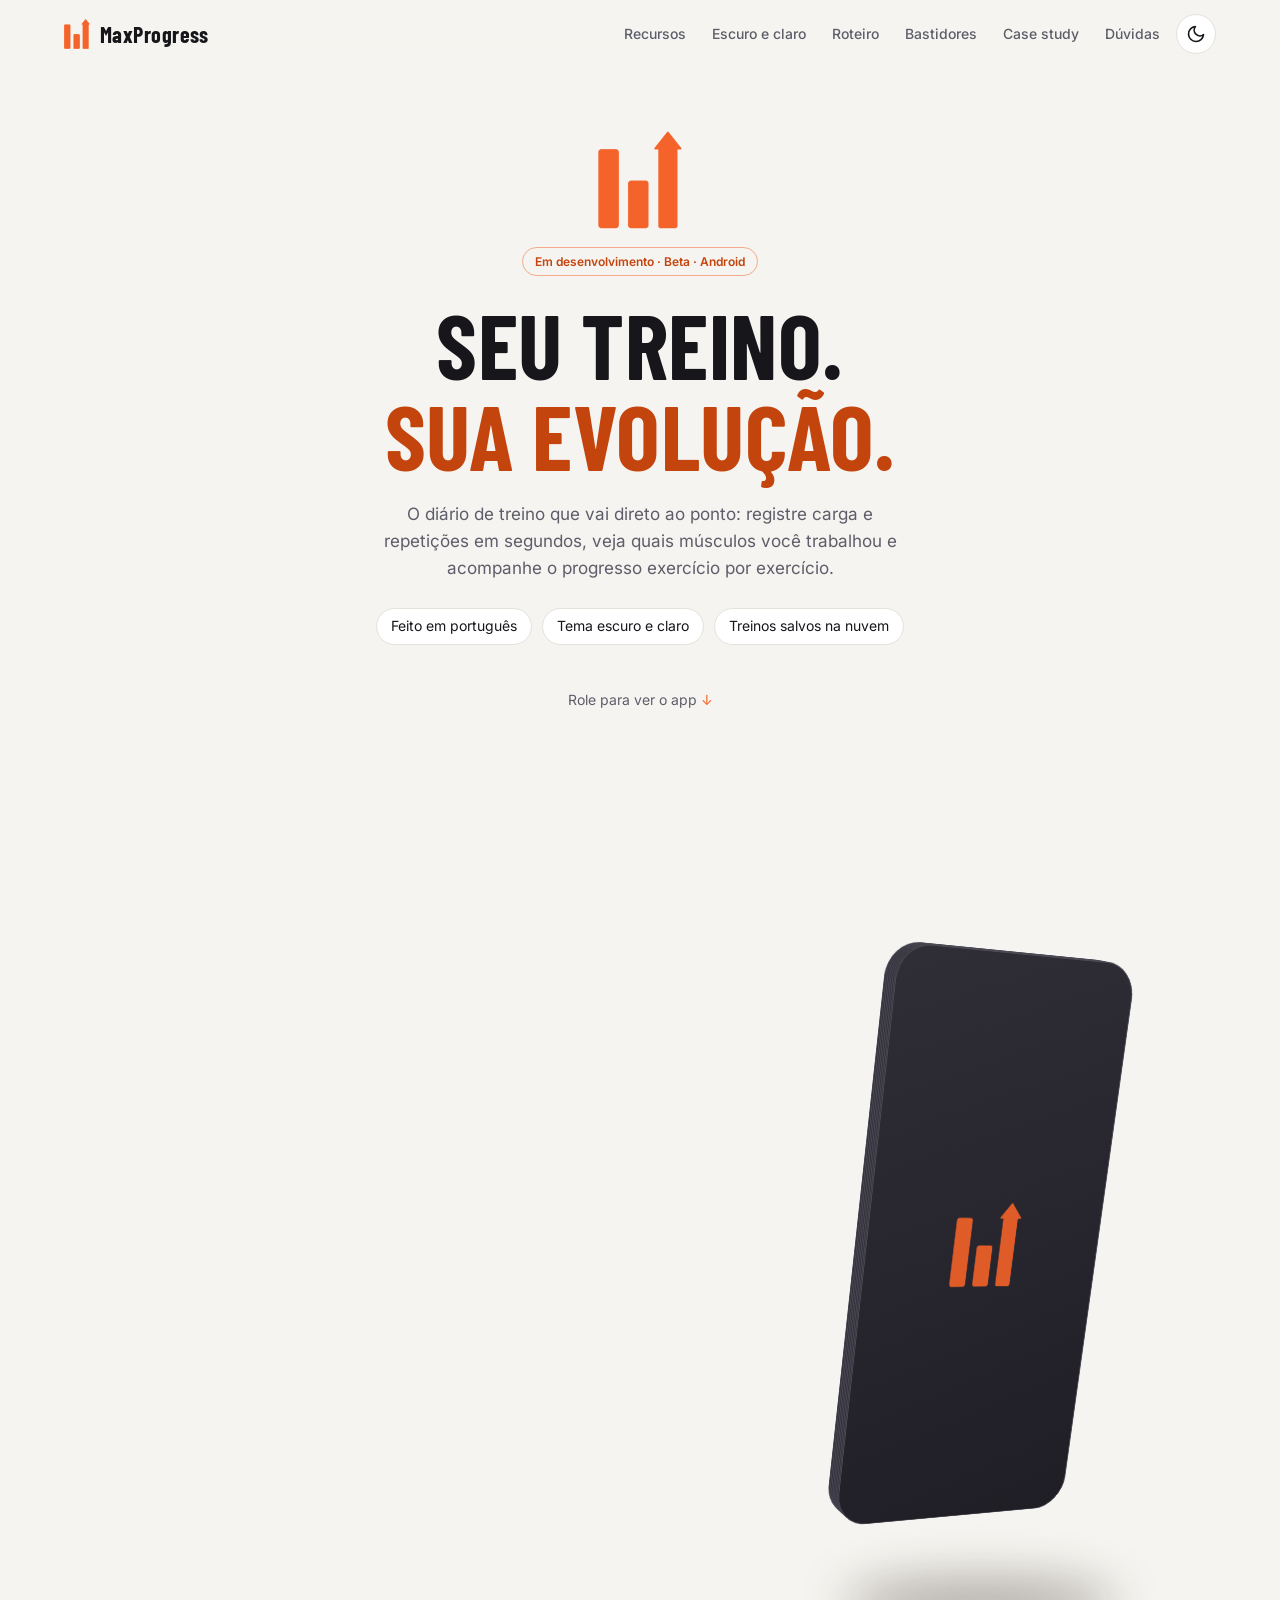
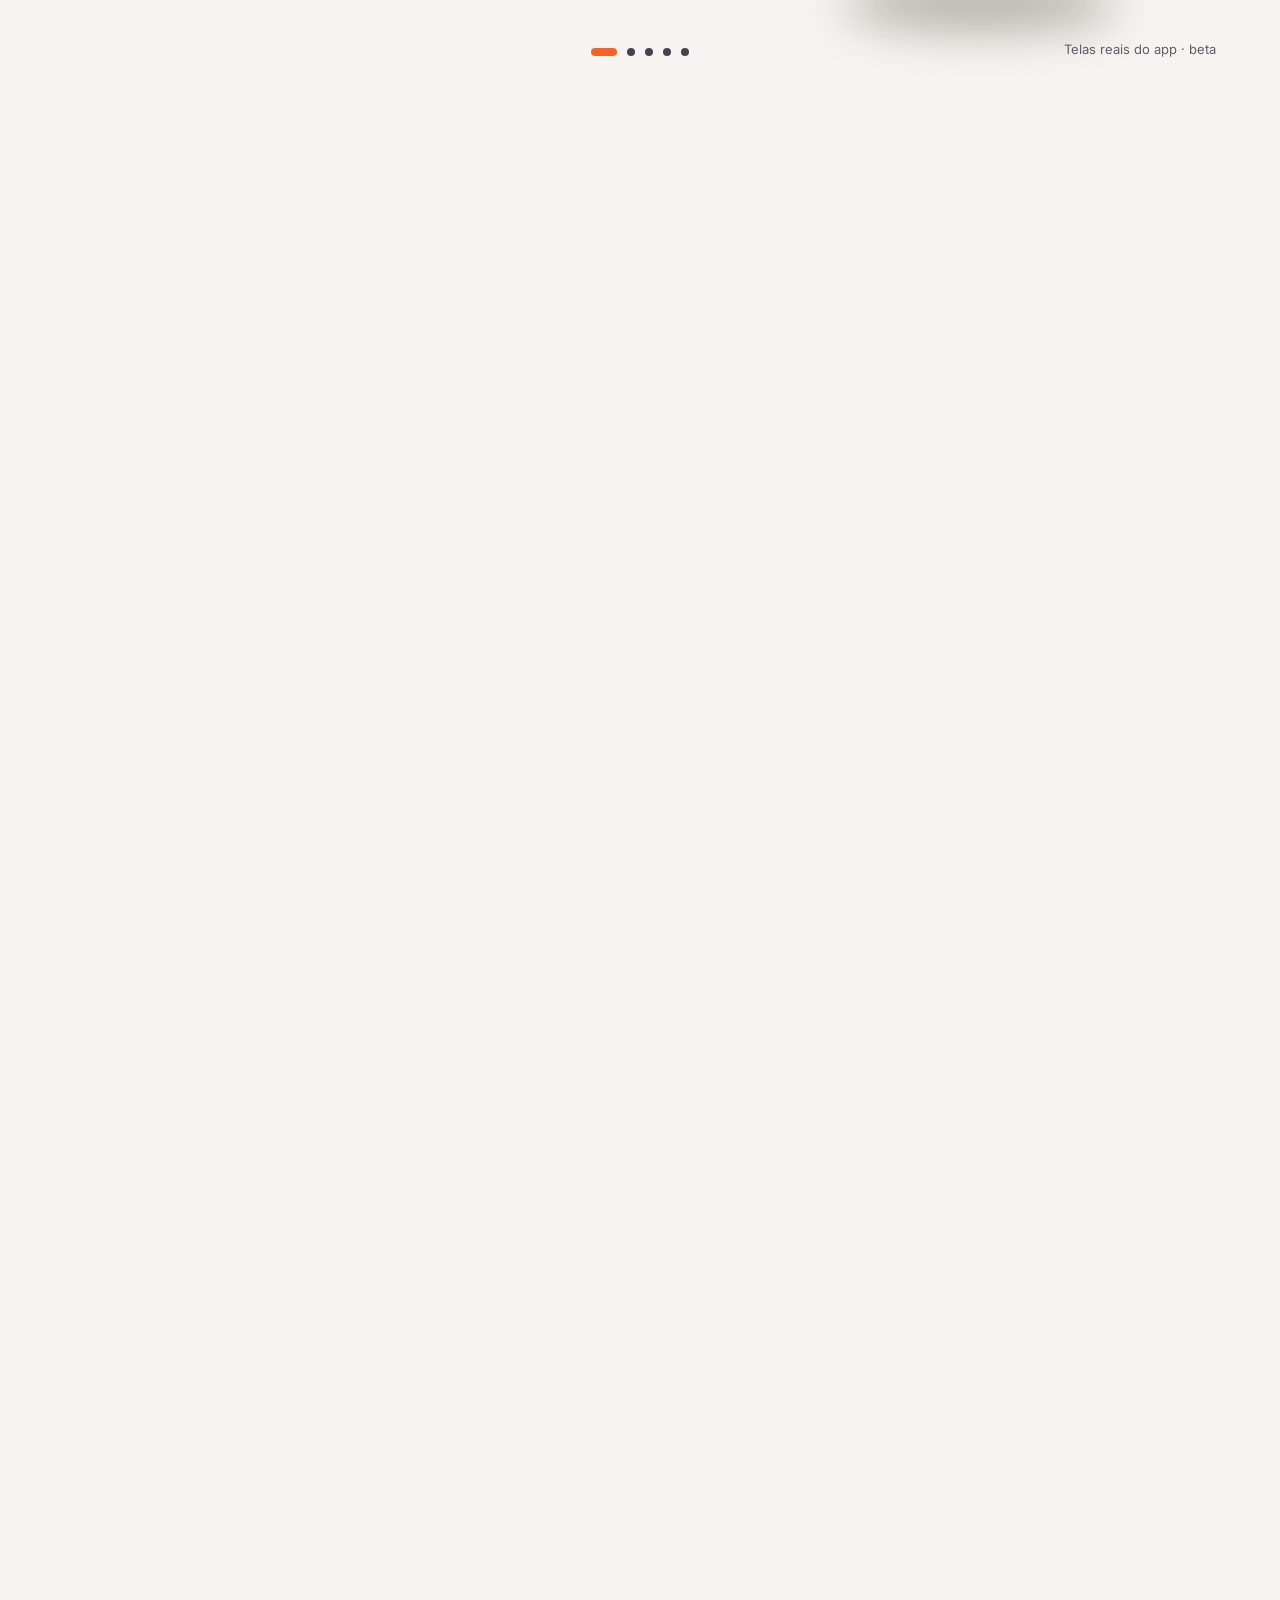
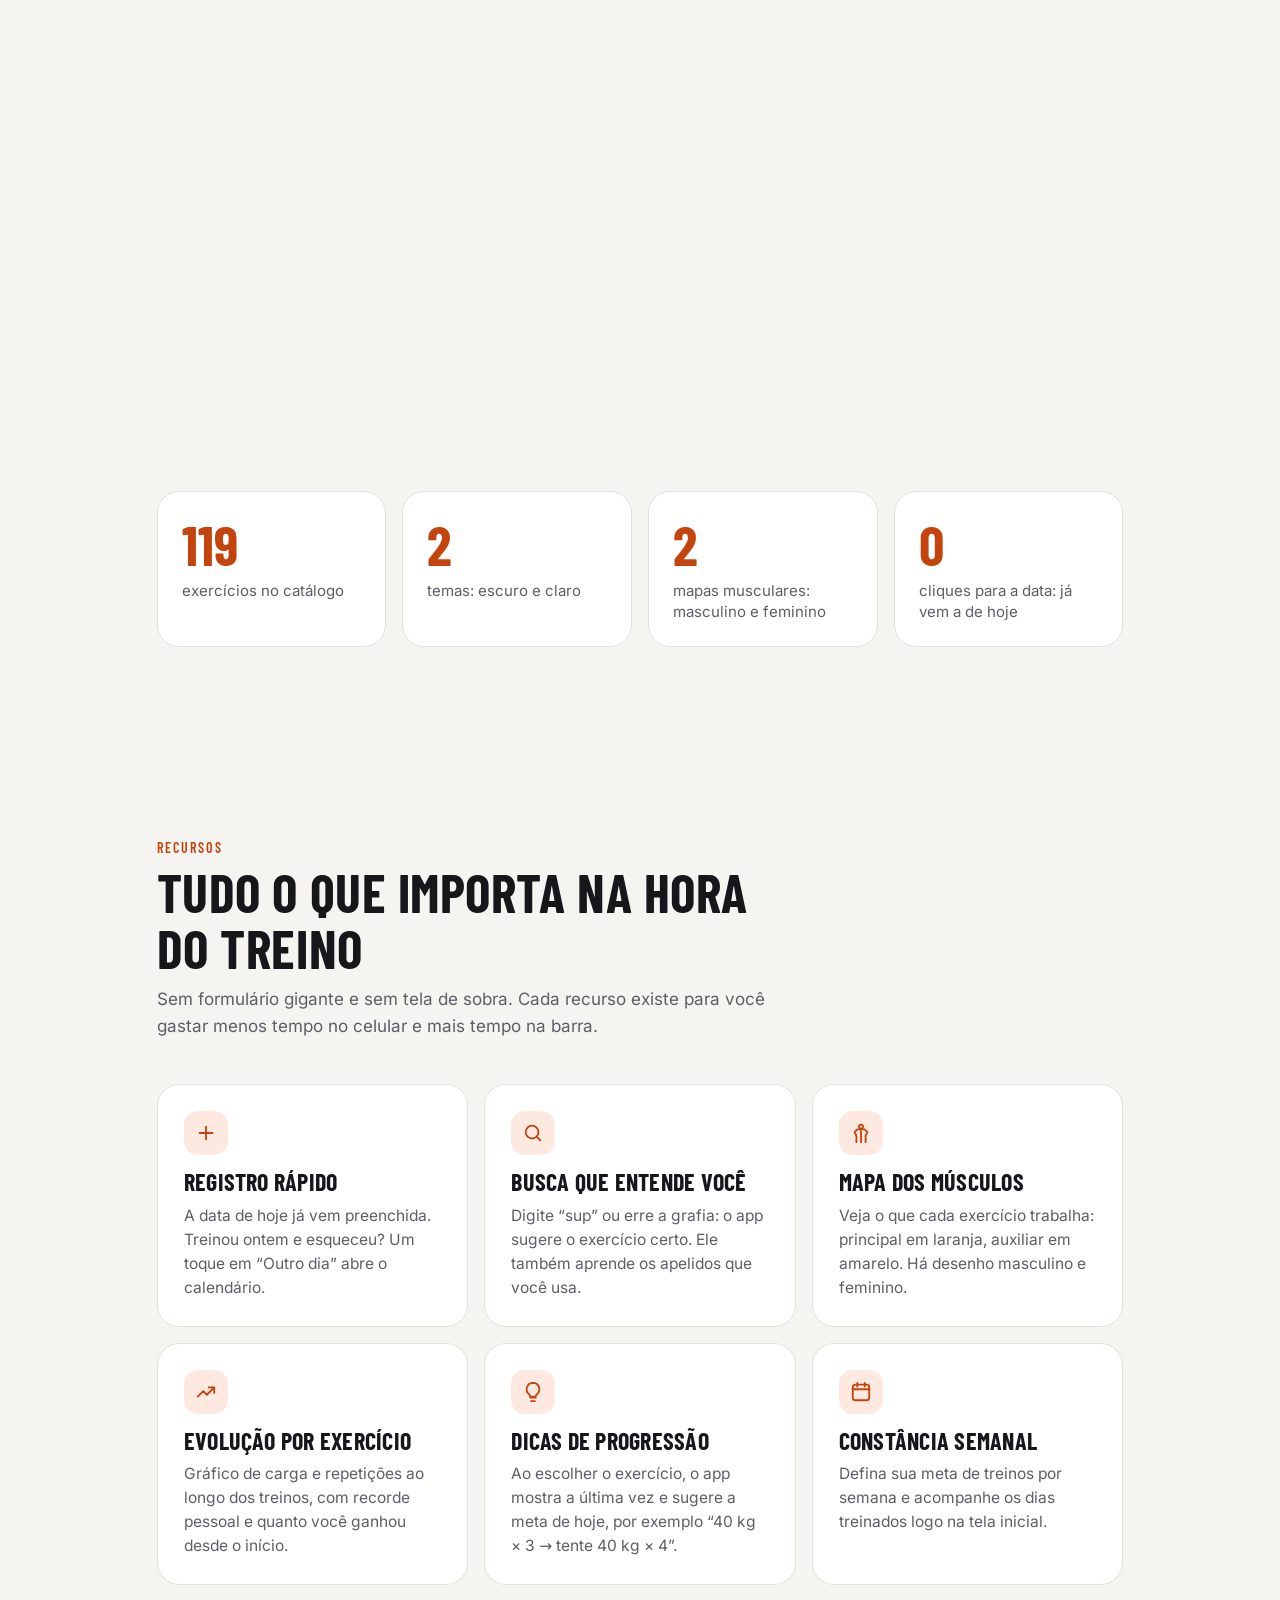
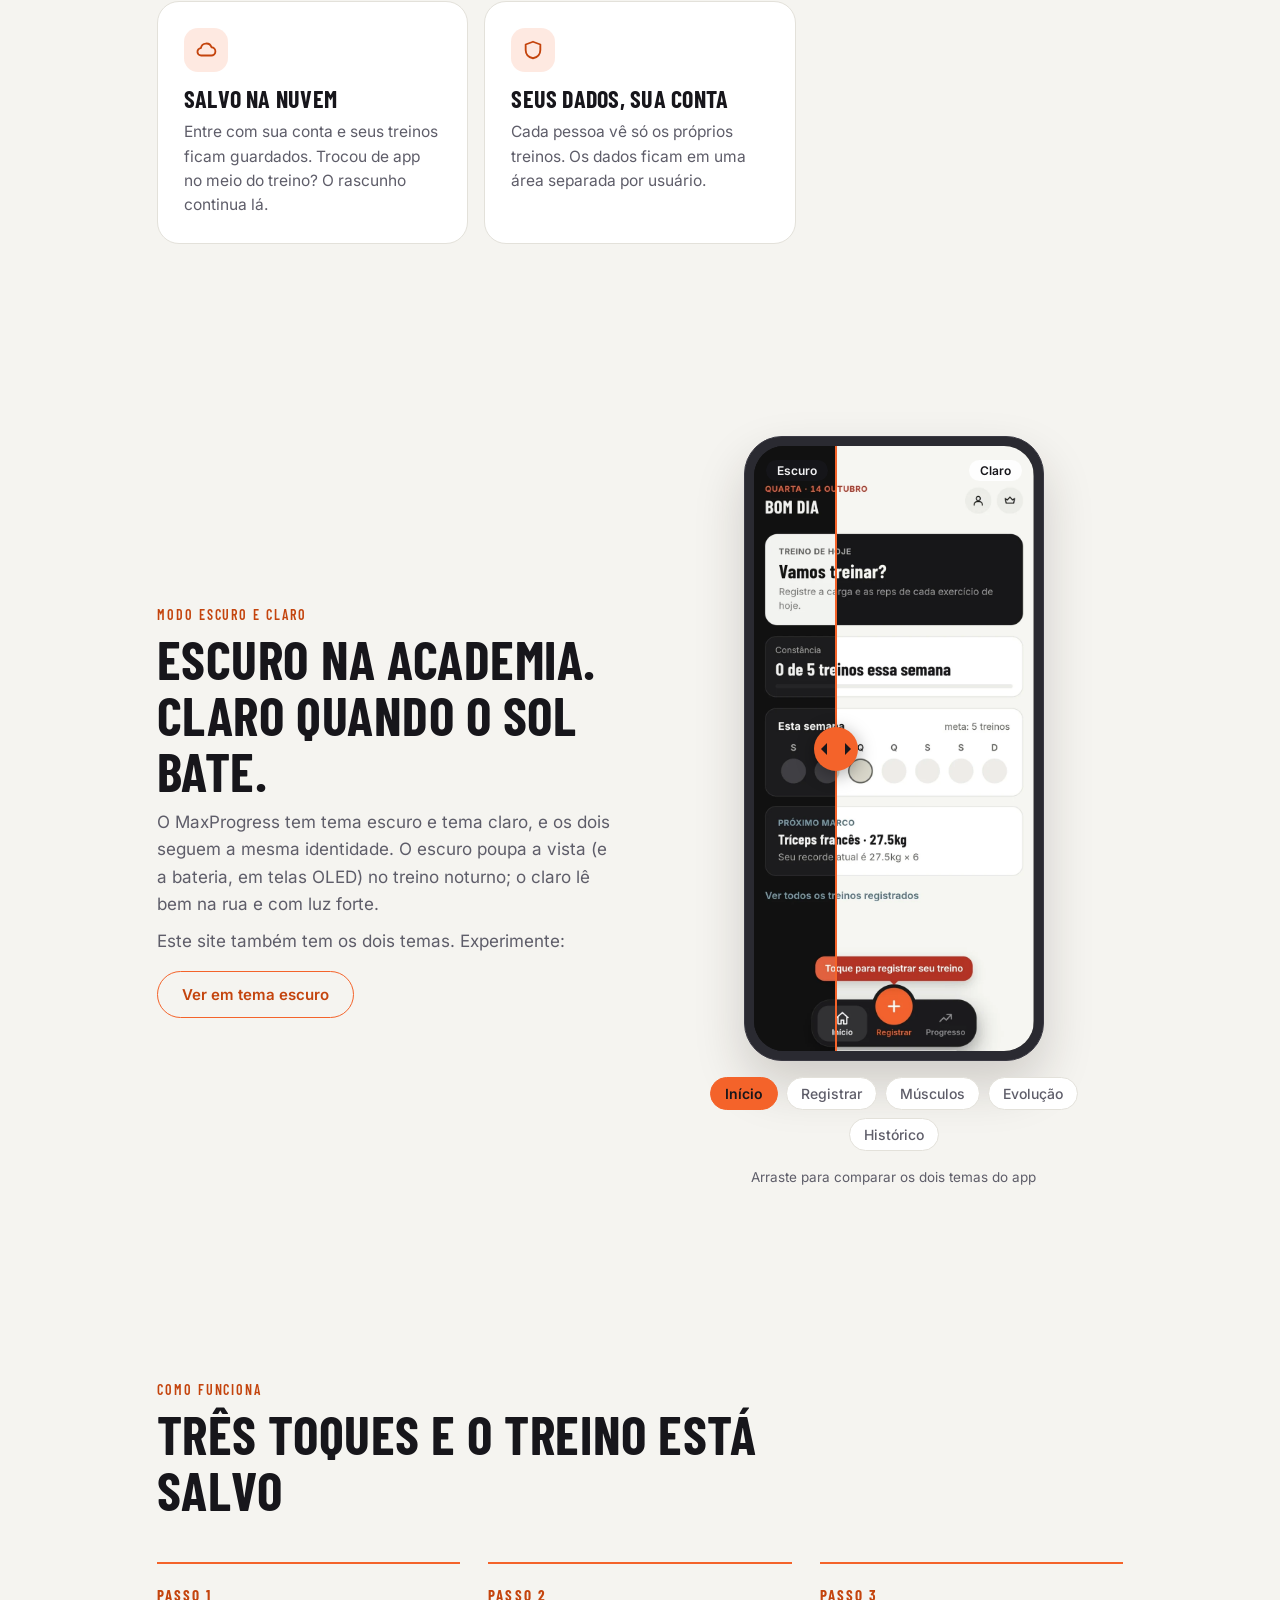
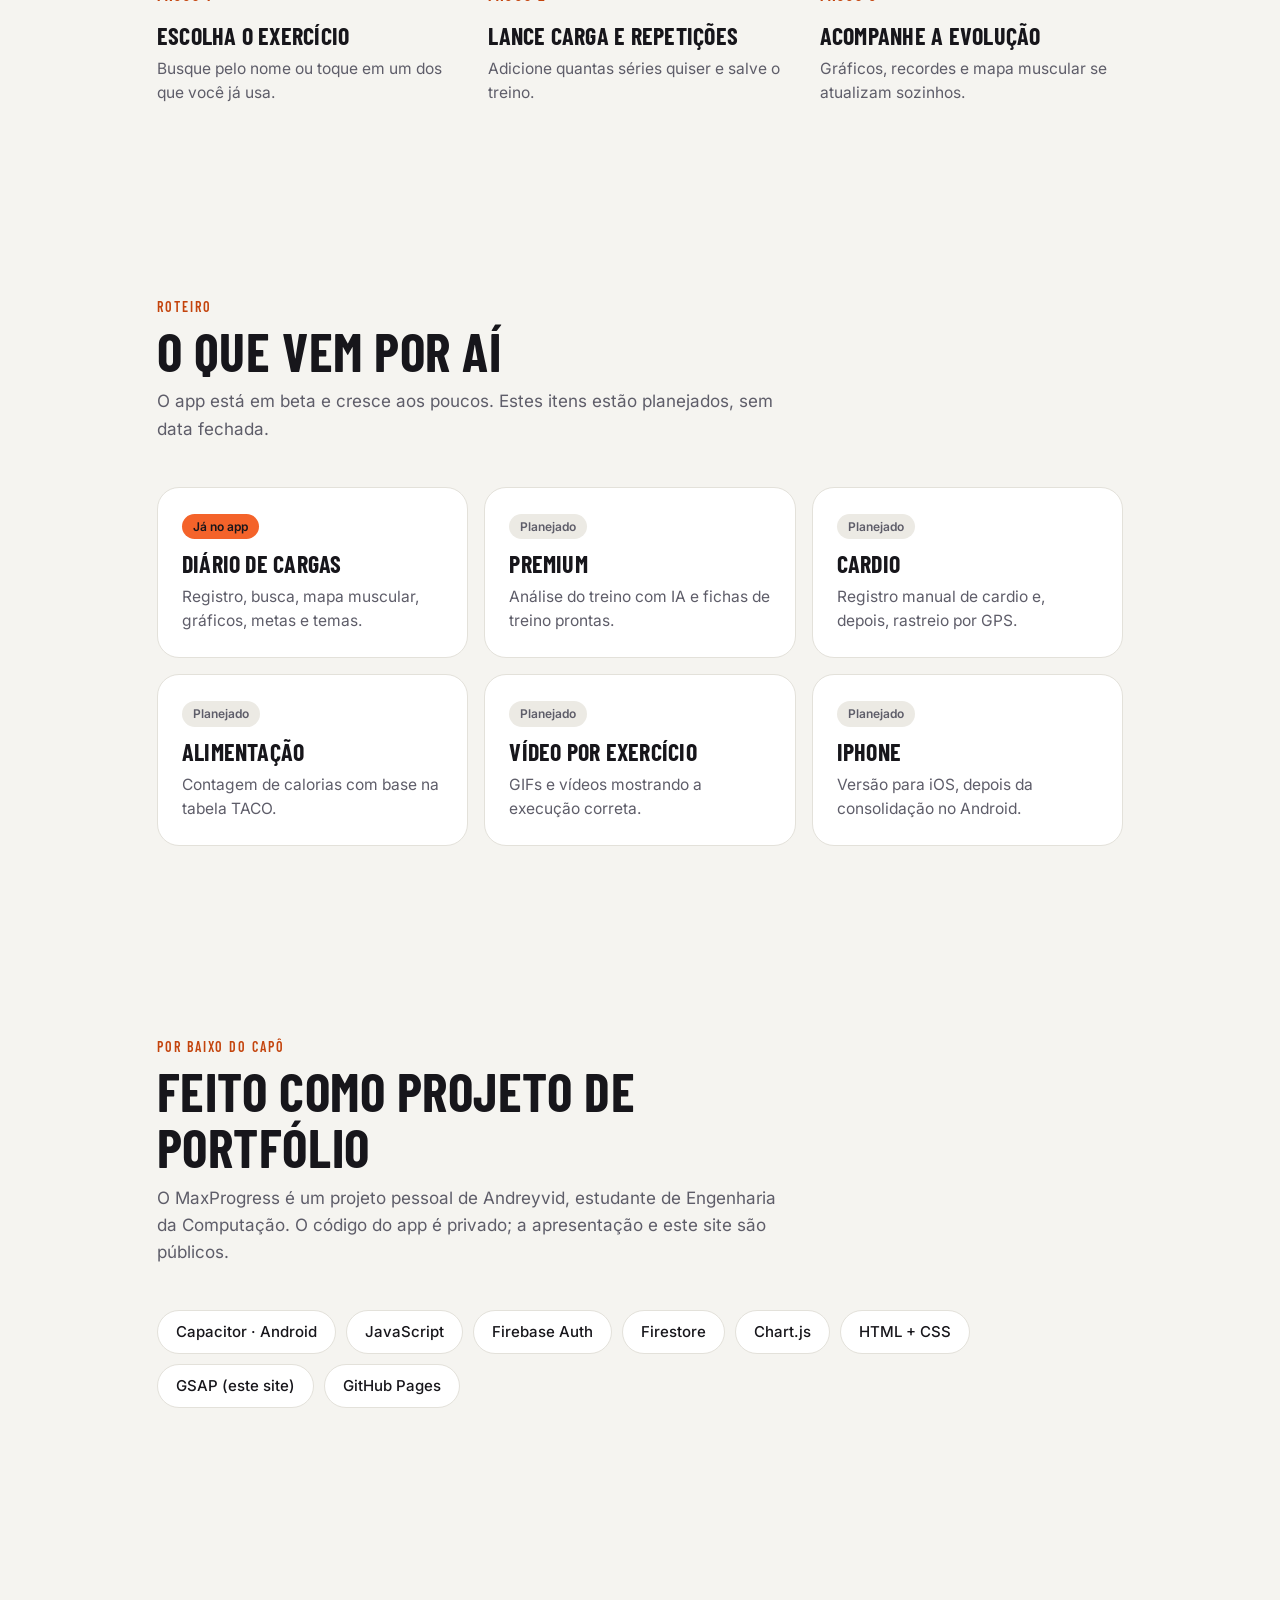
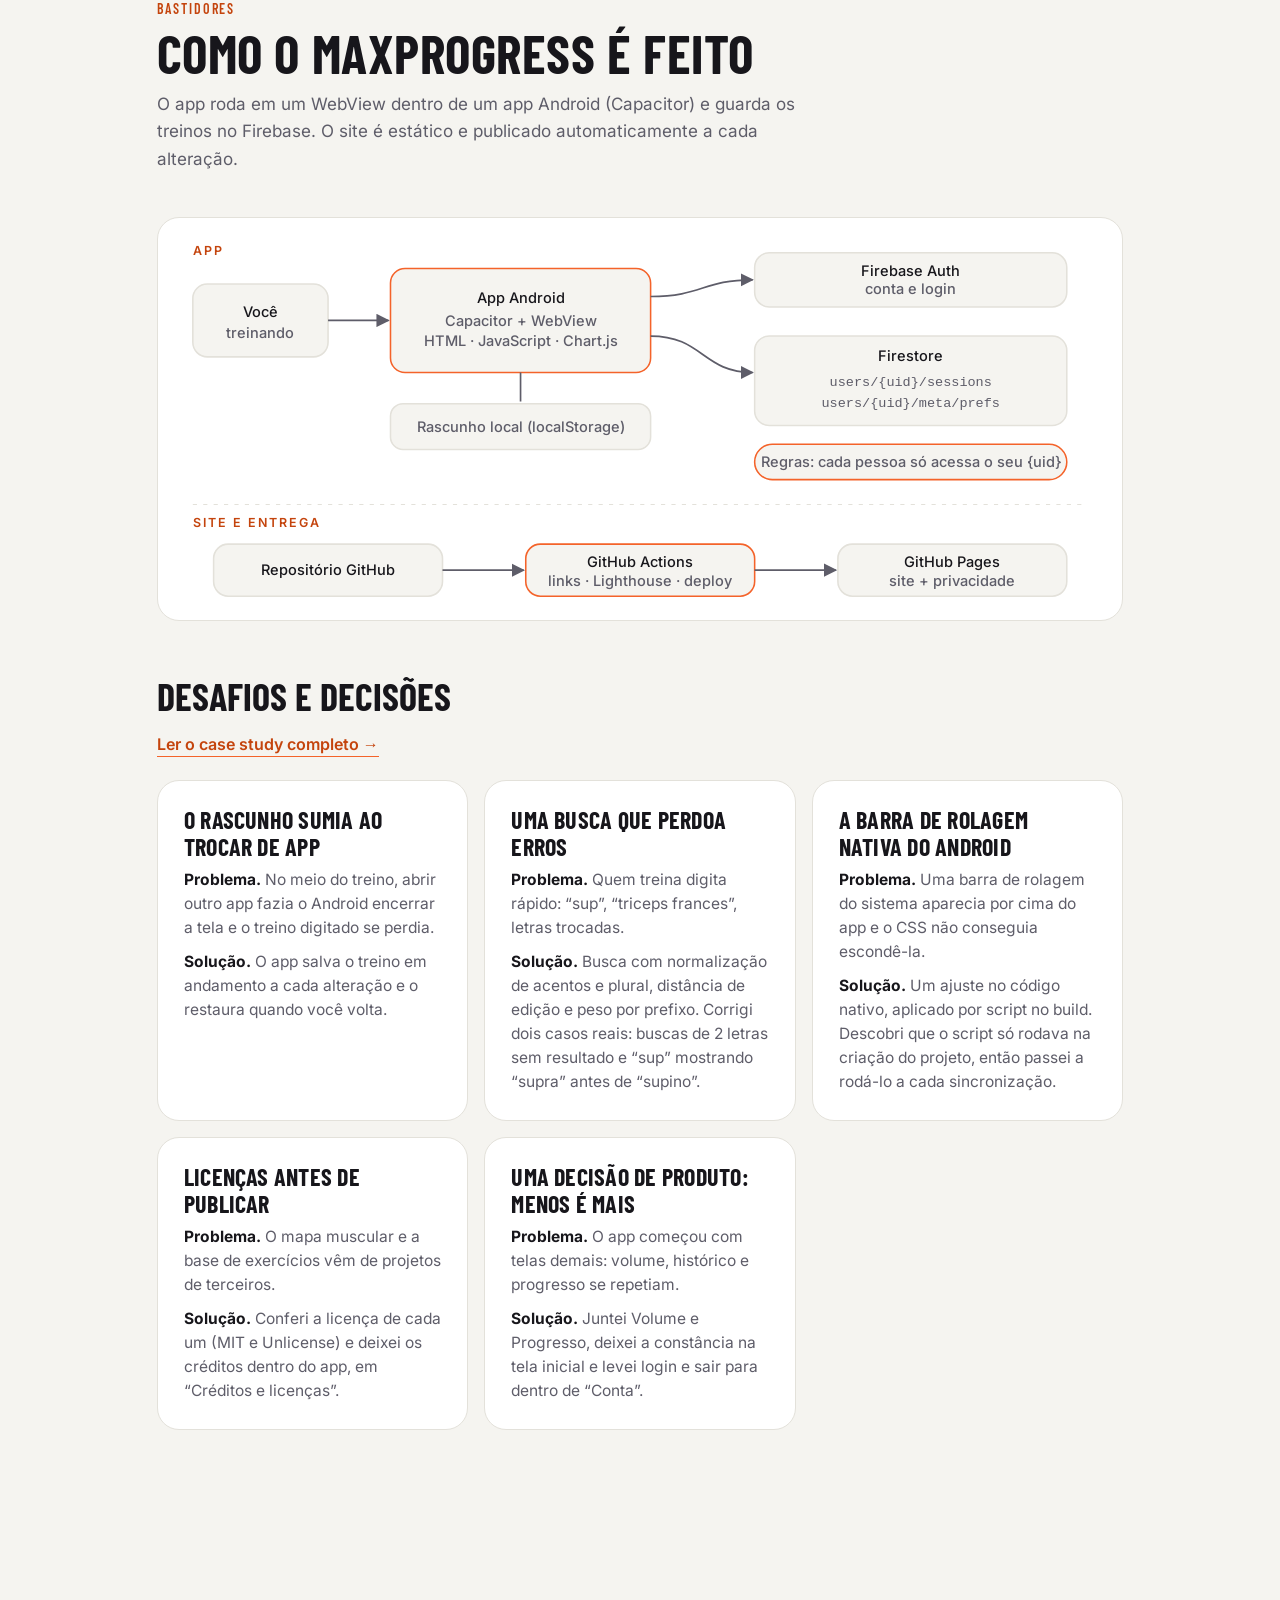
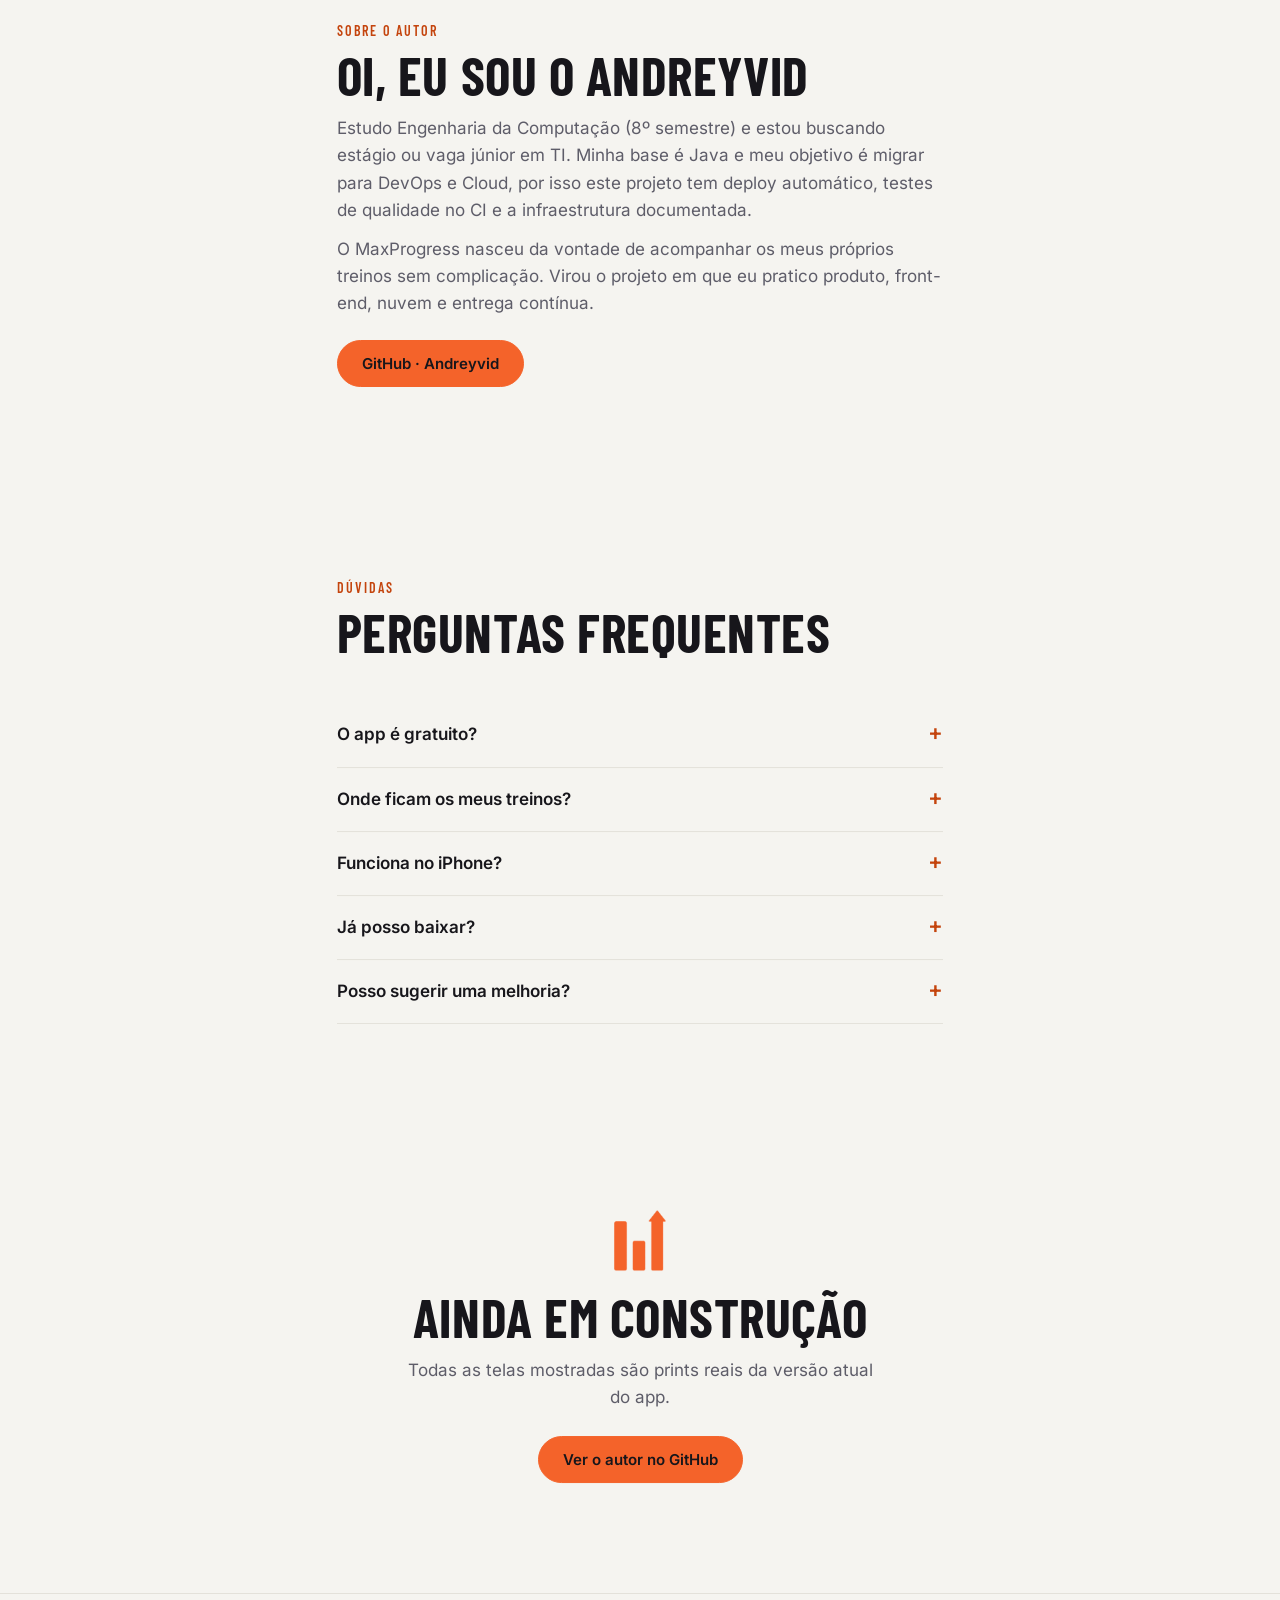
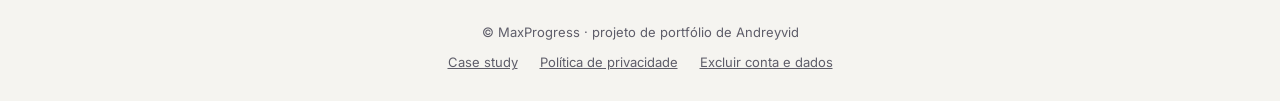
<file: index.html>
<!doctype html>
<html lang="pt-BR">
<head>
  <meta charset="utf-8">
  <meta name="viewport" content="width=device-width, initial-scale=1">
  <title>MaxProgress — diário de treino</title>
  <meta name="description" content="MaxProgress: diário de treino para registrar cargas, ver seus músculos trabalhados e acompanhar a evolução. Protótipo da landing page.">
  <meta name="theme-color" content="#17161B">
  <meta name="color-scheme" content="dark light">
  <link rel="canonical" href="https://maxprogress.com.br/">
  <meta property="og:type" content="website">
  <meta property="og:locale" content="pt_BR">
  <meta property="og:site_name" content="MaxProgress">
  <meta property="og:title" content="MaxProgress — diário de treino">
  <meta property="og:description" content="Registre carga e repetições em segundos, veja os músculos trabalhados e acompanhe sua evolução. Em beta para Android.">
  <meta property="og:url" content="https://maxprogress.com.br/">
  <meta property="og:image" content="https://maxprogress.com.br/assets/og-image.png">
  <meta property="og:image:width" content="1200">
  <meta property="og:image:height" content="630">
  <meta property="og:image:alt" content="MaxProgress: seu treino, sua evolução, com a tela inicial do app">
  <meta name="twitter:card" content="summary_large_image">
  <script type="application/ld+json">{"@context":"https://schema.org","@type":"MobileApplication","name":"MaxProgress","applicationCategory":"HealthApplication","operatingSystem":"Android","inLanguage":"pt-BR","description":"Diário de treino para registrar cargas e repetições e acompanhar a evolução.","url":"https://maxprogress.com.br/","author":{"@type":"Person","name":"Andreyvid","url":"https://github.com/Andreyvid"}}</script>
  <link rel="icon" href="assets/favicon.png">
  <link rel="preload" href="assets/fonts/inter-latin-400-normal.woff2" as="font" type="font/woff2" crossorigin>
  <link rel="preload" href="assets/fonts/barlow-condensed-latin-700-normal.woff2" as="font" type="font/woff2" crossorigin>
  <link rel="stylesheet" href="css/style.css">
  <script>
    /* Tema (escuro/claro) aplicado antes da primeira pintura: escolha salva ou preferência do sistema. */
    (function () {
      var t = null;
      try { t = localStorage.getItem('mp-theme'); } catch (e) {}
      if (t !== 'light' && t !== 'dark') {
        try { t = window.matchMedia('(prefers-color-scheme: light)').matches ? 'light' : 'dark'; } catch (e) { t = 'dark'; }
      }
      document.documentElement.setAttribute('data-theme', t);
    })();
  </script>
  <script>
    /* Ativa o modo 3D cedo (evita "pulo" de layout). Sem JS, ou em tela pequena,
       o site usa a versão simples empilhada. Quem pede "menos movimento" no sistema
       também recebe a versão simples, a menos que ative a animação manualmente
       (botão na página ou ?motion=on). */
    (function () {
      var root = document.documentElement, on = false;
      root.classList.add('js');
      try { on = localStorage.getItem('mp-motion') === 'on'; } catch (e) {}
      if (/[?&]motion=on\b/.test(location.search)) on = true;
      if (/[?&]motion=off\b/.test(location.search)) on = false;
      if (on) root.setAttribute('data-motion', 'on');
      try {
        var calm = on ? '' : ' and (prefers-reduced-motion: no-preference)';
        if (window.matchMedia('(min-width: 900px) and (min-height: 560px)' + calm).matches) root.classList.add('is-3d');
        else if (window.matchMedia('(max-width: 899px) and (min-height: 480px)' + calm).matches) root.classList.add('is-m');
      } catch (e) {}
    })();
  </script>
</head>
<body id="top">
  <a class="skip" href="#showcase">Ir para o app</a>

  <header class="top">
    <a class="brand" href="#top" aria-label="MaxProgress">
      <img src="assets/logo.png" alt="" width="26" height="30">
      <span>MaxProgress</span>
    </a>
    <nav class="nav" aria-label="Seções">
      <a href="#recursos">Recursos</a>
      <a href="#temas">Escuro e claro</a>
      <a href="#roteiro">Roteiro</a>
      <a href="#bastidores">Bastidores</a>
      <a href="case-study.html">Case study</a>
      <a href="#faq">Dúvidas</a>
    </nav>
    <button class="theme-btn" type="button" data-theme-toggle aria-label="Alternar entre tema escuro e claro" aria-pressed="false">
      <svg class="i-sun" viewBox="0 0 24 24" width="20" height="20" fill="none" stroke="currentColor" stroke-width="2" stroke-linecap="round" aria-hidden="true"><circle cx="12" cy="12" r="4"/><path d="M12 2v2M12 20v2M4.9 4.9l1.4 1.4M17.7 17.7l1.4 1.4M2 12h2M20 12h2M4.9 19.1l1.4-1.4M17.7 6.3l1.4-1.4"/></svg>
      <svg class="i-moon" viewBox="0 0 24 24" width="20" height="20" fill="none" stroke="currentColor" stroke-width="2" stroke-linecap="round" stroke-linejoin="round" aria-hidden="true"><path d="M21 12.8A9 9 0 1 1 11.2 3a7 7 0 0 0 9.8 9.8z"/></svg>
    </button>
  </header>

  <main>
    <section class="hero">
      <img class="hero-logo" src="assets/logo.png" alt="" width="84" height="98">
      <span class="badge">Em desenvolvimento · Beta · Android</span>
      <h1>Seu treino.<br><em>Sua evolução.</em></h1>
      <p class="lead">O diário de treino que vai direto ao ponto: registre carga e repetições em segundos, veja quais músculos você trabalhou e acompanhe o progresso exercício por exercício.</p>
      <p class="chips" aria-label="Destaques">
        <span>Feito em português</span><span>Tema escuro e claro</span><span>Treinos salvos na nuvem</span>
      </p>
      <p class="scroll-hint" aria-hidden="true">Role para ver o app <span>↓</span></p>
    </section>

    <section id="showcase" aria-label="Telas do app">
      <p class="motion-note" id="motion-note" hidden>Seu sistema está configurado para reduzir animações, então mostramos as telas sem movimento. <button type="button" data-motion-toggle>Ativar a animação do celular</button></p>
      <div class="stage">

        <!-- Celular 3D (só aparece nos modos is-3d e is-m) -->
        <div class="phone-wrap" aria-hidden="true">
          <div class="phone-shadow"></div>
          <div class="phone-persp">
            <div class="phone">
              <div class="slab" style="--i:0"></div><div class="slab" style="--i:1"></div>
              <div class="slab" style="--i:2"></div><div class="slab" style="--i:3"></div>
              <div class="slab" style="--i:4"></div><div class="slab" style="--i:5"></div>
              <div class="slab" style="--i:6"></div><div class="slab" style="--i:7"></div>
              <div class="face back"><img src="assets/logo.png" alt="" width="84" height="98"></div>
              <div class="face front">
                <div class="screen">
                  <div class="shot"><img class="t-dark" src="assets/screens/dark/01-inicio.webp" alt="Tela inicial (tema escuro)" width="780" height="1688" loading="lazy"><img class="t-light" src="assets/screens/light/01-inicio.webp" alt="Tela inicial (tema claro)" width="780" height="1688" loading="lazy"></div>
                  <div class="shot"><img class="t-dark" src="assets/screens/dark/02-registrar.webp" alt="Registro de treino (tema escuro)" width="780" height="1688" loading="lazy"><img class="t-light" src="assets/screens/light/02-registrar.webp" alt="Registro de treino (tema claro)" width="780" height="1688" loading="lazy"></div>
                  <div class="shot"><img class="t-dark" src="assets/screens/dark/03-musculos.webp" alt="Mapa de músculos (tema escuro)" width="780" height="1688" loading="lazy"><img class="t-light" src="assets/screens/light/03-musculos.webp" alt="Mapa de músculos (tema claro)" width="780" height="1688" loading="lazy"></div>
                  <div class="shot"><img class="t-dark" src="assets/screens/dark/04-evolucao.webp" alt="Evolução do exercício (tema escuro)" width="780" height="1688" loading="lazy"><img class="t-light" src="assets/screens/light/04-evolucao.webp" alt="Evolução do exercício (tema claro)" width="780" height="1688" loading="lazy"></div>
                  <div class="shot"><img class="t-dark" src="assets/screens/dark/05-historico.webp" alt="Histórico de treinos (tema escuro)" width="780" height="1688" loading="lazy"><img class="t-light" src="assets/screens/light/05-historico.webp" alt="Histórico de treinos (tema claro)" width="780" height="1688" loading="lazy"></div>
                </div>
                <i class="cam"></i>
              </div>
            </div>
          </div>
        </div>

        <ol class="steps">
          <li class="step step--left">
            <div class="step-inner">
              <span class="step-n">01 · Início</span>
              <h2>Seu dia em um olhar</h2>
              <p>Treino de hoje, constância da semana e seu último recorde, logo ao abrir o app.</p>
            </div>
            <figure class="step-shot"><div class="phone-flat"><img class="t-dark" src="assets/screens/dark/01-inicio.webp" alt="Tela inicial (tema escuro)" width="780" height="1688" loading="lazy"><img class="t-light" src="assets/screens/light/01-inicio.webp" alt="Tela inicial (tema claro)" width="780" height="1688" loading="lazy"></div></figure>
          </li>
          <li class="step step--right">
            <div class="step-inner">
              <span class="step-n">02 · Registrar</span>
              <h2>Registrar em segundos</h2>
              <p>Escolha o exercício e lance carga e repetições. A busca entende o que você digita, até com erro de grafia, em um catálogo de 119 exercícios.</p>
            </div>
            <figure class="step-shot"><div class="phone-flat"><img class="t-dark" src="assets/screens/dark/02-registrar.webp" alt="Registro de treino (tema escuro)" width="780" height="1688" loading="lazy"><img class="t-light" src="assets/screens/light/02-registrar.webp" alt="Registro de treino (tema claro)" width="780" height="1688" loading="lazy"></div></figure>
          </li>
          <li class="step step--left">
            <div class="step-inner">
              <span class="step-n">03 · Músculos</span>
              <h2>Veja o que você treinou</h2>
              <p>Um mapa do corpo mostra quais músculos trabalharam em cada exercício: o principal em destaque e os auxiliares em amarelo.</p>
            </div>
            <figure class="step-shot"><div class="phone-flat"><img class="t-dark" src="assets/screens/dark/03-musculos.webp" alt="Mapa de músculos (tema escuro)" width="780" height="1688" loading="lazy"><img class="t-light" src="assets/screens/light/03-musculos.webp" alt="Mapa de músculos (tema claro)" width="780" height="1688" loading="lazy"></div></figure>
          </li>
          <li class="step step--right">
            <div class="step-inner">
              <span class="step-n">04 · Evolução</span>
              <h2>Acompanhe sua evolução</h2>
              <p>Gráfico de carga e repetições por exercício, com recorde pessoal e o quanto você ganhou desde o início.</p>
            </div>
            <figure class="step-shot"><div class="phone-flat"><img class="t-dark" src="assets/screens/dark/04-evolucao.webp" alt="Evolução do exercício (tema escuro)" width="780" height="1688" loading="lazy"><img class="t-light" src="assets/screens/light/04-evolucao.webp" alt="Evolução do exercício (tema claro)" width="780" height="1688" loading="lazy"></div></figure>
          </li>
          <li class="step step--left">
            <div class="step-inner">
              <span class="step-n">05 · Histórico</span>
              <h2>Todos os treinos, por dia</h2>
              <p>Volte a qualquer dia e veja cada exercício e suas séries, com a melhor marca em destaque.</p>
            </div>
            <figure class="step-shot"><div class="phone-flat"><img class="t-dark" src="assets/screens/dark/05-historico.webp" alt="Histórico de treinos (tema escuro)" width="780" height="1688" loading="lazy"><img class="t-light" src="assets/screens/light/05-historico.webp" alt="Histórico de treinos (tema claro)" width="780" height="1688" loading="lazy"></div></figure>
          </li>
        </ol>

        <div class="dots" aria-hidden="true"><i class="dot is-on"></i><i class="dot"></i><i class="dot"></i><i class="dot"></i><i class="dot"></i></div>
        <p class="proto-note">Telas reais do app · beta</p>
        <p class="m-hint" aria-hidden="true"><span>Role para baixo</span><i></i></p>
      </div>
    </section>

    <section class="sec" id="numeros" aria-label="O app em números">
      <ul class="stats reveal">
        <li><b>119</b><span>exercícios no catálogo</span></li>
        <li><b>2</b><span>temas: escuro e claro</span></li>
        <li><b>2</b><span>mapas musculares: masculino e feminino</span></li>
        <li><b>0</b><span>cliques para a data: já vem a de hoje</span></li>
      </ul>
    </section>

    <section class="sec" id="recursos">
      <header class="sec-head reveal">
        <span class="eyebrow">Recursos</span>
        <h2>Tudo o que importa na hora do treino</h2>
        <p>Sem formulário gigante e sem tela de sobra. Cada recurso existe para você gastar menos tempo no celular e mais tempo na barra.</p>
      </header>
      <div class="cards">
        <article class="card reveal">
          <span class="ico" aria-hidden="true"><svg viewBox="0 0 24 24"><path d="M12 5v14M5 12h14"/></svg></span>
          <h3>Registro rápido</h3>
          <p>A data de hoje já vem preenchida. Treinou ontem e esqueceu? Um toque em “Outro dia” abre o calendário.</p>
        </article>
        <article class="card reveal">
          <span class="ico" aria-hidden="true"><svg viewBox="0 0 24 24"><circle cx="11" cy="11" r="7"/><path d="m20 20-3.5-3.5"/></svg></span>
          <h3>Busca que entende você</h3>
          <p>Digite “sup” ou erre a grafia: o app sugere o exercício certo. Ele também aprende os apelidos que você usa.</p>
        </article>
        <article class="card reveal">
          <span class="ico" aria-hidden="true"><svg viewBox="0 0 24 24"><circle cx="12" cy="5" r="2.2"/><path d="M7 22v-7l-2-4 3-3h8l3 3-2 4v7M12 10v12"/></svg></span>
          <h3>Mapa dos músculos</h3>
          <p>Veja o que cada exercício trabalha: principal em laranja, auxiliar em amarelo. Há desenho masculino e feminino.</p>
        </article>
        <article class="card reveal">
          <span class="ico" aria-hidden="true"><svg viewBox="0 0 24 24"><path d="m3 17 6-6 4 4 8-8M15 7h6v6"/></svg></span>
          <h3>Evolução por exercício</h3>
          <p>Gráfico de carga e repetições ao longo dos treinos, com recorde pessoal e quanto você ganhou desde o início.</p>
        </article>
        <article class="card reveal">
          <span class="ico" aria-hidden="true"><svg viewBox="0 0 24 24"><path d="M9 18h6M10 22h4M12 2a7 7 0 0 0-4 12.7c.6.5 1 1.2 1 2v.3h6v-.3c0-.8.4-1.5 1-2A7 7 0 0 0 12 2z"/></svg></span>
          <h3>Dicas de progressão</h3>
          <p>Ao escolher o exercício, o app mostra a última vez e sugere a meta de hoje, por exemplo “40 kg × 3 → tente 40 kg × 4”.</p>
        </article>
        <article class="card reveal">
          <span class="ico" aria-hidden="true"><svg viewBox="0 0 24 24"><rect x="3" y="4" width="18" height="17" rx="3"/><path d="M3 9h18M8 2v4M16 2v4"/></svg></span>
          <h3>Constância semanal</h3>
          <p>Defina sua meta de treinos por semana e acompanhe os dias treinados logo na tela inicial.</p>
        </article>
        <article class="card reveal">
          <span class="ico" aria-hidden="true"><svg viewBox="0 0 24 24"><path d="M7 18a4 4 0 0 1-.6-8A6 6 0 0 1 18 9a4.5 4.5 0 0 1-.5 9z"/></svg></span>
          <h3>Salvo na nuvem</h3>
          <p>Entre com sua conta e seus treinos ficam guardados. Trocou de app no meio do treino? O rascunho continua lá.</p>
        </article>
        <article class="card reveal">
          <span class="ico" aria-hidden="true"><svg viewBox="0 0 24 24"><path d="M12 3 4 6v6c0 5 3.5 8 8 9 4.5-1 8-4 8-9V6z"/></svg></span>
          <h3>Seus dados, sua conta</h3>
          <p>Cada pessoa vê só os próprios treinos. Os dados ficam em uma área separada por usuário.</p>
        </article>
      </div>
    </section>

    <section class="sec" id="temas">
      <div class="split">
        <div class="reveal">
          <span class="eyebrow">Modo escuro e claro</span>
          <h2>Escuro na academia. Claro quando o sol bate.</h2>
          <p>O MaxProgress tem tema escuro e tema claro, e os dois seguem a mesma identidade. O escuro poupa a vista (e a bateria, em telas OLED) no treino noturno; o claro lê bem na rua e com luz forte.</p>
          <p>Este site também tem os dois temas. Experimente:</p>
          <button class="btn" type="button" data-theme-toggle aria-pressed="false">
            <span class="btn-dark">Ver em tema claro</span><span class="btn-light">Ver em tema escuro</span>
          </button>
        </div>
        <div class="cmp reveal" data-cmp>
          <div class="cmp-phone phone-flat">
            <div class="cmp-view">
              <img class="cmp-dark" src="assets/screens/dark/01-inicio.webp" alt="Tela inicial no tema escuro" width="780" height="1688" loading="lazy">
              <img class="cmp-light" src="assets/screens/light/01-inicio.webp" alt="Tela inicial no tema claro" width="780" height="1688" loading="lazy">
              <span class="cmp-tag cmp-tag--d" aria-hidden="true">Escuro</span>
              <span class="cmp-tag cmp-tag--l" aria-hidden="true">Claro</span>
              <span class="cmp-line" aria-hidden="true"><i></i></span>
              <input class="cmp-input" type="range" min="0" max="100" value="50" aria-label="Comparar tema escuro e claro do app: arraste ou use as setas">
            </div>
          </div>
          <div class="cmp-tabs" role="group" aria-label="Escolha a tela">
            <button type="button" class="is-on" data-i="0" aria-pressed="true">Início</button>
            <button type="button" data-i="1" aria-pressed="false">Registrar</button>
            <button type="button" data-i="2" aria-pressed="false">Músculos</button>
            <button type="button" data-i="3" aria-pressed="false">Evolução</button>
            <button type="button" data-i="4" aria-pressed="false">Histórico</button>
          </div>
          <p class="cmp-hint">Arraste para comparar os dois temas do app</p>
        </div>
      </div>
    </section>

    <section class="sec" id="como">
      <header class="sec-head reveal">
        <span class="eyebrow">Como funciona</span>
        <h2>Três toques e o treino está salvo</h2>
      </header>
      <ol class="how">
        <li class="reveal"><b>1</b><h3>Escolha o exercício</h3><p>Busque pelo nome ou toque em um dos que você já usa.</p></li>
        <li class="reveal"><b>2</b><h3>Lance carga e repetições</h3><p>Adicione quantas séries quiser e salve o treino.</p></li>
        <li class="reveal"><b>3</b><h3>Acompanhe a evolução</h3><p>Gráficos, recordes e mapa muscular se atualizam sozinhos.</p></li>
      </ol>
    </section>

    <section class="sec" id="roteiro">
      <header class="sec-head reveal">
        <span class="eyebrow">Roteiro</span>
        <h2>O que vem por aí</h2>
        <p>O app está em beta e cresce aos poucos. Estes itens estão planejados, sem data fechada.</p>
      </header>
      <ul class="road">
        <li class="reveal"><span class="tag tag--now">Já no app</span><h3>Diário de cargas</h3><p>Registro, busca, mapa muscular, gráficos, metas e temas.</p></li>
        <li class="reveal"><span class="tag">Planejado</span><h3>Premium</h3><p>Análise do treino com IA e fichas de treino prontas.</p></li>
        <li class="reveal"><span class="tag">Planejado</span><h3>Cardio</h3><p>Registro manual de cardio e, depois, rastreio por GPS.</p></li>
        <li class="reveal"><span class="tag">Planejado</span><h3>Alimentação</h3><p>Contagem de calorias com base na tabela TACO.</p></li>
        <li class="reveal"><span class="tag">Planejado</span><h3>Vídeo por exercício</h3><p>GIFs e vídeos mostrando a execução correta.</p></li>
        <li class="reveal"><span class="tag">Planejado</span><h3>iPhone</h3><p>Versão para iOS, depois da consolidação no Android.</p></li>
      </ul>
    </section>

    <section class="sec" id="tecnologia">
      <header class="sec-head reveal">
        <span class="eyebrow">Por baixo do capô</span>
        <h2>Feito como projeto de portfólio</h2>
        <p>O MaxProgress é um projeto pessoal de Andreyvid, estudante de Engenharia da Computação. O código do app é privado; a apresentação e este site são públicos.</p>
      </header>
      <ul class="tech reveal">
        <li>Capacitor · Android</li><li>JavaScript</li><li>Firebase Auth</li><li>Firestore</li>
        <li>Chart.js</li><li>HTML + CSS</li><li>GSAP (este site)</li><li>GitHub Pages</li>
      </ul>
    </section>

<section class="sec" id="bastidores">
      <header class="sec-head reveal">
        <span class="eyebrow">Bastidores</span>
        <h2>Como o MaxProgress é feito</h2>
        <p>O app roda em um WebView dentro de um app Android (Capacitor) e guarda os treinos no Firebase. O site é estático e publicado automaticamente a cada alteração.</p>
      </header>

      <figure class="diagram reveal">
        <svg class="diagram-svg" viewBox="0 0 900 360" role="img" aria-label="Diagrama: a pessoa usa o app Android, que fala com Firebase Auth e Firestore protegidos por regras de segurança; o repositório do site passa pelo GitHub Actions e é publicado no GitHub Pages.">
          <defs><marker id="ar" viewBox="0 0 10 10" refX="9" refY="5" markerWidth="8" markerHeight="8" orient="auto"><path class="d-arrow" d="M0 0 10 5 0 10z"/></marker></defs>
          <g class="d-lane"><text x="20" y="22">APP</text></g>
          <rect class="d-box" x="20" y="50" width="130" height="70" rx="14"/>
          <text class="d-t" x="85" y="82" text-anchor="middle">Você</text><text class="d-mu" x="85" y="102" text-anchor="middle">treinando</text>
          <rect class="d-box d-hl" x="210" y="35" width="250" height="100" rx="14"/>
          <text class="d-t" x="335" y="68" text-anchor="middle">App Android</text>
          <text class="d-mu" x="335" y="90" text-anchor="middle">Capacitor + WebView</text>
          <text class="d-mu" x="335" y="110" text-anchor="middle">HTML · JavaScript · Chart.js</text>
          <rect class="d-box" x="210" y="165" width="250" height="44" rx="12"/>
          <text class="d-mu" x="335" y="192" text-anchor="middle">Rascunho local (localStorage)</text>
          <rect class="d-box" x="560" y="20" width="300" height="52" rx="14"/>
          <text class="d-t" x="710" y="42" text-anchor="middle">Firebase Auth</text><text class="d-mu" x="710" y="60" text-anchor="middle">conta e login</text>
          <rect class="d-box" x="560" y="100" width="300" height="86" rx="14"/>
          <text class="d-t" x="710" y="124" text-anchor="middle">Firestore</text>
          <text class="d-mu d-mono" x="710" y="148" text-anchor="middle">users/{uid}/sessions</text>
          <text class="d-mu d-mono" x="710" y="168" text-anchor="middle">users/{uid}/meta/prefs</text>
          <rect class="d-box d-hl" x="560" y="204" width="300" height="34" rx="17"/>
          <text class="d-mu" x="710" y="226" text-anchor="middle">Regras: cada pessoa só acessa o seu {uid}</text>
          <path class="d-line" d="M150 85h58" marker-end="url(#ar)"/>
          <path class="d-line" d="M335 135v28"/>
          <path class="d-line" d="M460 62 C510 62 510 46 558 46" marker-end="url(#ar)"/>
          <path class="d-line" d="M460 100 C510 100 510 135 558 135" marker-end="url(#ar)"/>
          <line class="d-sep" x1="20" y1="262" x2="880" y2="262"/>
          <g class="d-lane"><text x="20" y="284">SITE E ENTREGA</text></g>
          <rect class="d-box" x="40" y="300" width="220" height="50" rx="14"/>
          <text class="d-t" x="150" y="330" text-anchor="middle">Repositório GitHub</text>
          <rect class="d-box d-hl" x="340" y="300" width="220" height="50" rx="14"/>
          <text class="d-t" x="450" y="322" text-anchor="middle">GitHub Actions</text><text class="d-mu" x="450" y="340" text-anchor="middle">links · Lighthouse · deploy</text>
          <rect class="d-box" x="640" y="300" width="220" height="50" rx="14"/>
          <text class="d-t" x="750" y="322" text-anchor="middle">GitHub Pages</text><text class="d-mu" x="750" y="340" text-anchor="middle">site + privacidade</text>
          <path class="d-line" d="M260 325h78" marker-end="url(#ar)"/>
          <path class="d-line" d="M560 325h78" marker-end="url(#ar)"/>
        </svg>
        <ol class="diagram-list">
          <li><b>Você</b> usa o <b>app Android</b> (Capacitor + WebView, com HTML, JavaScript e Chart.js).</li>
          <li>O app guarda um <b>rascunho local</b> do treino em andamento.</li>
          <li>A conta usa o <b>Firebase Auth</b>; os treinos ficam no <b>Firestore</b>, em <code>users/{uid}/sessions</code> e <code>users/{uid}/meta/prefs</code>.</li>
          <li><b>Regras de segurança</b>: cada pessoa só acessa o próprio <code>{uid}</code>.</li>
          <li>O site vai do <b>repositório GitHub</b> pelo <b>GitHub Actions</b> (links, Lighthouse, deploy) para o <b>GitHub Pages</b>.</li>
        </ol>
      </figure>

      <h3 class="sub reveal">Desafios e decisões</h3>
      <p class="more reveal"><a href="case-study.html">Ler o case study completo →</a></p>
      <div class="cards cards--2">
        <article class="card reveal">
          <h3>O rascunho sumia ao trocar de app</h3>
          <p><b>Problema.</b> No meio do treino, abrir outro app fazia o Android encerrar a tela e o treino digitado se perdia.</p>
          <p><b>Solução.</b> O app salva o treino em andamento a cada alteração e o restaura quando você volta.</p>
        </article>
        <article class="card reveal">
          <h3>Uma busca que perdoa erros</h3>
          <p><b>Problema.</b> Quem treina digita rápido: “sup”, “triceps frances”, letras trocadas.</p>
          <p><b>Solução.</b> Busca com normalização de acentos e plural, distância de edição e peso por prefixo. Corrigi dois casos reais: buscas de 2 letras sem resultado e “sup” mostrando “supra” antes de “supino”.</p>
        </article>
        <article class="card reveal">
          <h3>A barra de rolagem nativa do Android</h3>
          <p><b>Problema.</b> Uma barra de rolagem do sistema aparecia por cima do app e o CSS não conseguia escondê-la.</p>
          <p><b>Solução.</b> Um ajuste no código nativo, aplicado por script no build. Descobri que o script só rodava na criação do projeto, então passei a rodá-lo a cada sincronização.</p>
        </article>
        <article class="card reveal">
          <h3>Licenças antes de publicar</h3>
          <p><b>Problema.</b> O mapa muscular e a base de exercícios vêm de projetos de terceiros.</p>
          <p><b>Solução.</b> Conferi a licença de cada um (MIT e Unlicense) e deixei os créditos dentro do app, em “Créditos e licenças”.</p>
        </article>
        <article class="card reveal">
          <h3>Uma decisão de produto: menos é mais</h3>
          <p><b>Problema.</b> O app começou com telas demais: volume, histórico e progresso se repetiam.</p>
          <p><b>Solução.</b> Juntei Volume e Progresso, deixei a constância na tela inicial e levei login e sair para dentro de “Conta”.</p>
        </article>
      </div>
    </section>

    <section class="sec sec--narrow" id="autor">
      <div class="author reveal">
        <span class="eyebrow">Sobre o autor</span>
        <h2>Oi, eu sou o Andreyvid</h2>
        <p>Estudo Engenharia da Computação (8º semestre) e estou buscando estágio ou vaga júnior em TI. Minha base é Java e meu objetivo é migrar para DevOps e Cloud, por isso este projeto tem deploy automático, testes de qualidade no CI e a infraestrutura documentada.</p>
        <p>O MaxProgress nasceu da vontade de acompanhar os meus próprios treinos sem complicação. Virou o projeto em que eu pratico produto, front-end, nuvem e entrega contínua.</p>
        <a class="btn btn--solid" href="https://github.com/Andreyvid" rel="noopener">GitHub · Andreyvid</a>
      </div>
    </section>

    <section class="sec sec--narrow" id="faq">
      <header class="sec-head reveal">
        <span class="eyebrow">Dúvidas</span>
        <h2>Perguntas frequentes</h2>
      </header>
      <div class="faq reveal">
        <details><summary>O app é gratuito?</summary><p>Hoje o plano é o Gratuito. Recursos Premium, como a análise por IA, estão planejados e ainda não estão disponíveis.</p></details>
        <details><summary>Onde ficam os meus treinos?</summary><p>Na nuvem, ligados à sua conta, e separados dos de outras pessoas.</p></details>
        <details><summary>Funciona no iPhone?</summary><p>Ainda não. O foco agora é Android; o iOS está no roteiro.</p></details>
        <details><summary>Já posso baixar?</summary><p>O app está em beta. Quando houver link de download, ele aparece aqui.</p></details>
        <details><summary>Posso sugerir uma melhoria?</summary><p>Pode! Fale com o Andreyvid pelo GitHub.</p></details>
      </div>
    </section>

    <section class="end reveal">
      <img src="assets/logo.png" alt="" width="52" height="61">
      <h2>Ainda em construção</h2>
      <p>Todas as telas mostradas são prints reais da versão atual do app.</p>
      <a class="btn btn--solid" href="https://github.com/Andreyvid" rel="noopener">Ver o autor no GitHub</a>
    </section>
  </main>

  <footer>
    <span>© MaxProgress · projeto de portfólio de Andreyvid</span>
    <nav class="foot-links" aria-label="Legal"><a href="case-study.html">Case study</a><a href="privacidade.html">Política de privacidade</a><a href="excluir-conta.html">Excluir conta e dados</a></nav>
  </footer>

  <script src="js/vendor/gsap.min.js"></script>
  <script src="js/vendor/ScrollTrigger.min.js"></script>
  <script src="js/theme.js"></script>
  <script src="js/main.js"></script>
</body>
</html>
</file>
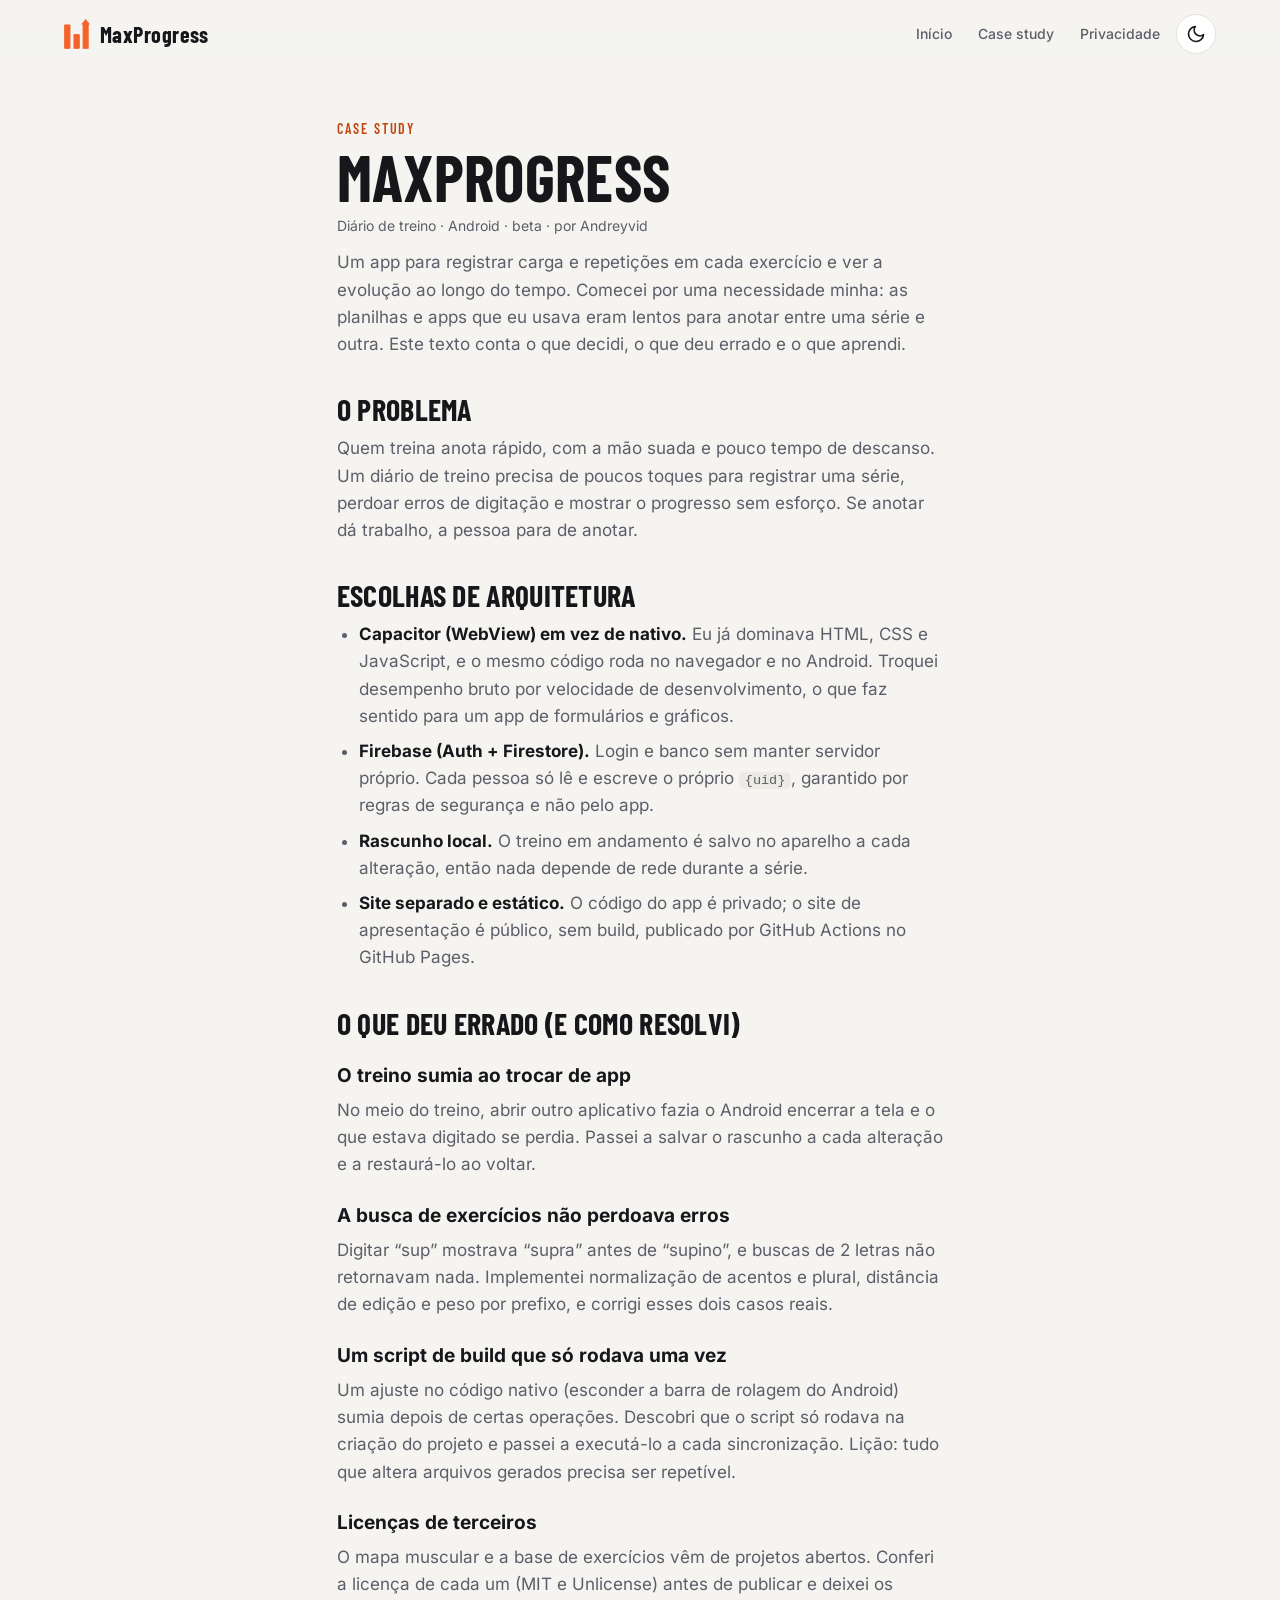
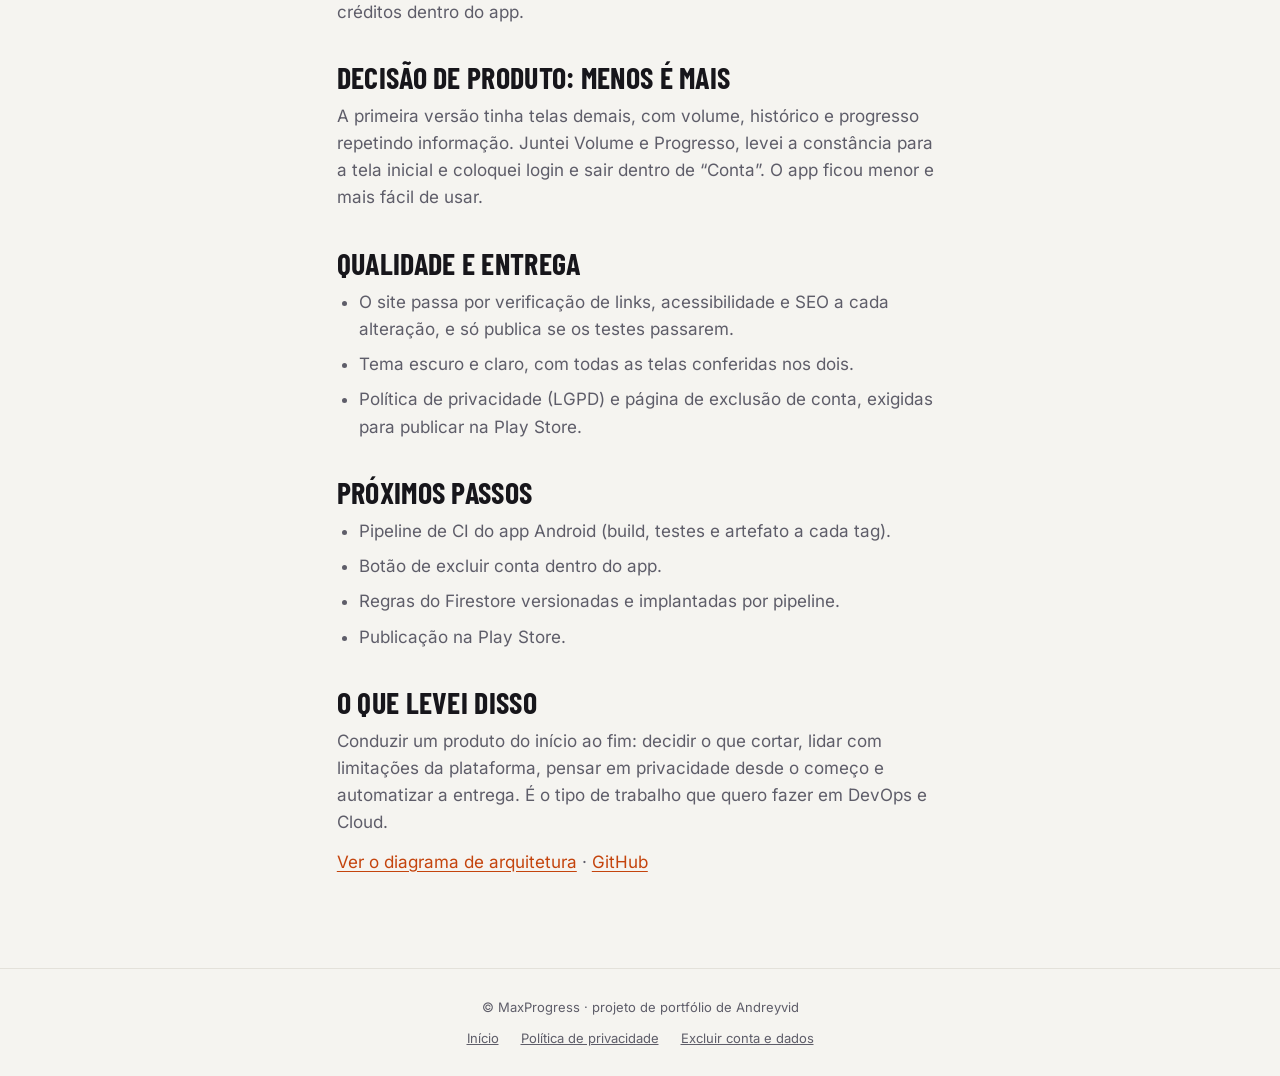
<file: case-study.html>
<!doctype html>
<html lang="pt-BR">
<head>
  <meta charset="utf-8">
  <meta name="viewport" content="width=device-width, initial-scale=1">
  <title>Case study — MaxProgress</title>
  <meta name="description" content="Case study do MaxProgress: problema, decisões técnicas, o que deu errado e o que aprendi construindo um diário de treino com Capacitor e Firebase.">
  <meta name="theme-color" content="#17161B">
  <meta name="color-scheme" content="dark light">
  <link rel="canonical" href="https://maxprogress.com.br/case-study.html">
  <link rel="icon" href="assets/favicon.png">
  <link rel="stylesheet" href="css/style.css">
  <script>(function(){var t=null;try{t=localStorage.getItem('mp-theme')}catch(e){}if(t!=='light'&&t!=='dark'){try{t=matchMedia('(prefers-color-scheme: light)').matches?'light':'dark'}catch(e){t='dark'}}document.documentElement.setAttribute('data-theme',t)})();</script>
</head>
<body>
  <header class="top">
    <a class="brand" href="index.html" aria-label="MaxProgress, página inicial"><img src="assets/logo.png" alt="" width="26" height="30"><span>MaxProgress</span></a>
    <nav class="nav" aria-label="Seções"><a href="index.html">Início</a><a href="case-study.html" aria-current="page">Case study</a><a href="privacidade.html">Privacidade</a></nav>
    <button class="theme-btn" type="button" data-theme-toggle aria-label="Alternar entre tema escuro e claro" aria-pressed="false">
      <svg class="i-sun" viewBox="0 0 24 24" width="20" height="20" fill="none" stroke="currentColor" stroke-width="2" stroke-linecap="round" aria-hidden="true"><circle cx="12" cy="12" r="4"/><path d="M12 2v2M12 20v2M4.9 4.9l1.4 1.4M17.7 17.7l1.4 1.4M2 12h2M20 12h2M4.9 19.1l1.4-1.4M17.7 6.3l1.4-1.4"/></svg>
      <svg class="i-moon" viewBox="0 0 24 24" width="20" height="20" fill="none" stroke="currentColor" stroke-width="2" stroke-linecap="round" stroke-linejoin="round" aria-hidden="true"><path d="M21 12.8A9 9 0 1 1 11.2 3a7 7 0 0 0 9.8 9.8z"/></svg>
    </button>
  </header>
  <main class="doc">
    <span class="eyebrow">Case study</span>
    <h1 class="doc-h1">MaxProgress</h1>
    <p class="doc-meta">Diário de treino · Android · beta · por Andreyvid</p>
    <p>Um app para registrar carga e repetições em cada exercício e ver a evolução ao longo do tempo. Comecei por uma necessidade minha: as planilhas e apps que eu usava eram lentos para anotar entre uma série e outra. Este texto conta o que decidi, o que deu errado e o que aprendi.</p>

    <h2>O problema</h2>
    <p>Quem treina anota rápido, com a mão suada e pouco tempo de descanso. Um diário de treino precisa de poucos toques para registrar uma série, perdoar erros de digitação e mostrar o progresso sem esforço. Se anotar dá trabalho, a pessoa para de anotar.</p>

    <h2>Escolhas de arquitetura</h2>
    <ul>
      <li><strong>Capacitor (WebView) em vez de nativo.</strong> Eu já dominava HTML, CSS e JavaScript, e o mesmo código roda no navegador e no Android. Troquei desempenho bruto por velocidade de desenvolvimento, o que faz sentido para um app de formulários e gráficos.</li>
      <li><strong>Firebase (Auth + Firestore).</strong> Login e banco sem manter servidor próprio. Cada pessoa só lê e escreve o próprio <code>{uid}</code>, garantido por regras de segurança e não pelo app.</li>
      <li><strong>Rascunho local.</strong> O treino em andamento é salvo no aparelho a cada alteração, então nada depende de rede durante a série.</li>
      <li><strong>Site separado e estático.</strong> O código do app é privado; o site de apresentação é público, sem build, publicado por GitHub Actions no GitHub Pages.</li>
    </ul>

    <h2>O que deu errado (e como resolvi)</h2>
    <h3>O treino sumia ao trocar de app</h3>
    <p>No meio do treino, abrir outro aplicativo fazia o Android encerrar a tela e o que estava digitado se perdia. Passei a salvar o rascunho a cada alteração e a restaurá-lo ao voltar.</p>
    <h3>A busca de exercícios não perdoava erros</h3>
    <p>Digitar “sup” mostrava “supra” antes de “supino”, e buscas de 2 letras não retornavam nada. Implementei normalização de acentos e plural, distância de edição e peso por prefixo, e corrigi esses dois casos reais.</p>
    <h3>Um script de build que só rodava uma vez</h3>
    <p>Um ajuste no código nativo (esconder a barra de rolagem do Android) sumia depois de certas operações. Descobri que o script só rodava na criação do projeto e passei a executá-lo a cada sincronização. Lição: tudo que altera arquivos gerados precisa ser repetível.</p>
    <h3>Licenças de terceiros</h3>
    <p>O mapa muscular e a base de exercícios vêm de projetos abertos. Conferi a licença de cada um (MIT e Unlicense) antes de publicar e deixei os créditos dentro do app.</p>

    <h2>Decisão de produto: menos é mais</h2>
    <p>A primeira versão tinha telas demais, com volume, histórico e progresso repetindo informação. Juntei Volume e Progresso, levei a constância para a tela inicial e coloquei login e sair dentro de “Conta”. O app ficou menor e mais fácil de usar.</p>

    <h2>Qualidade e entrega</h2>
    <ul>
      <li>O site passa por verificação de links, acessibilidade e SEO a cada alteração, e só publica se os testes passarem.</li>
      <li>Tema escuro e claro, com todas as telas conferidas nos dois.</li>
      <li>Política de privacidade (LGPD) e página de exclusão de conta, exigidas para publicar na Play Store.</li>
    </ul>

    <h2>Próximos passos</h2>
    <ul>
      <li>Pipeline de CI do app Android (build, testes e artefato a cada tag).</li>
      <li>Botão de excluir conta dentro do app.</li>
      <li>Regras do Firestore versionadas e implantadas por pipeline.</li>
      <li>Publicação na Play Store.</li>
    </ul>

    <h2>O que levei disso</h2>
    <p>Conduzir um produto do início ao fim: decidir o que cortar, lidar com limitações da plataforma, pensar em privacidade desde o começo e automatizar a entrega. É o tipo de trabalho que quero fazer em DevOps e Cloud.</p>
    <p><a href="index.html#bastidores">Ver o diagrama de arquitetura</a> · <a href="https://github.com/Andreyvid">GitHub</a></p>
  </main>
  <footer>
    <span>© MaxProgress · projeto de portfólio de Andreyvid</span>
    <nav class="foot-links" aria-label="Legal"><a href="index.html">Início</a><a href="privacidade.html">Política de privacidade</a><a href="excluir-conta.html">Excluir conta e dados</a></nav>
  </footer>
  <script src="js/theme.js"></script>
</body>
</html>
</file>
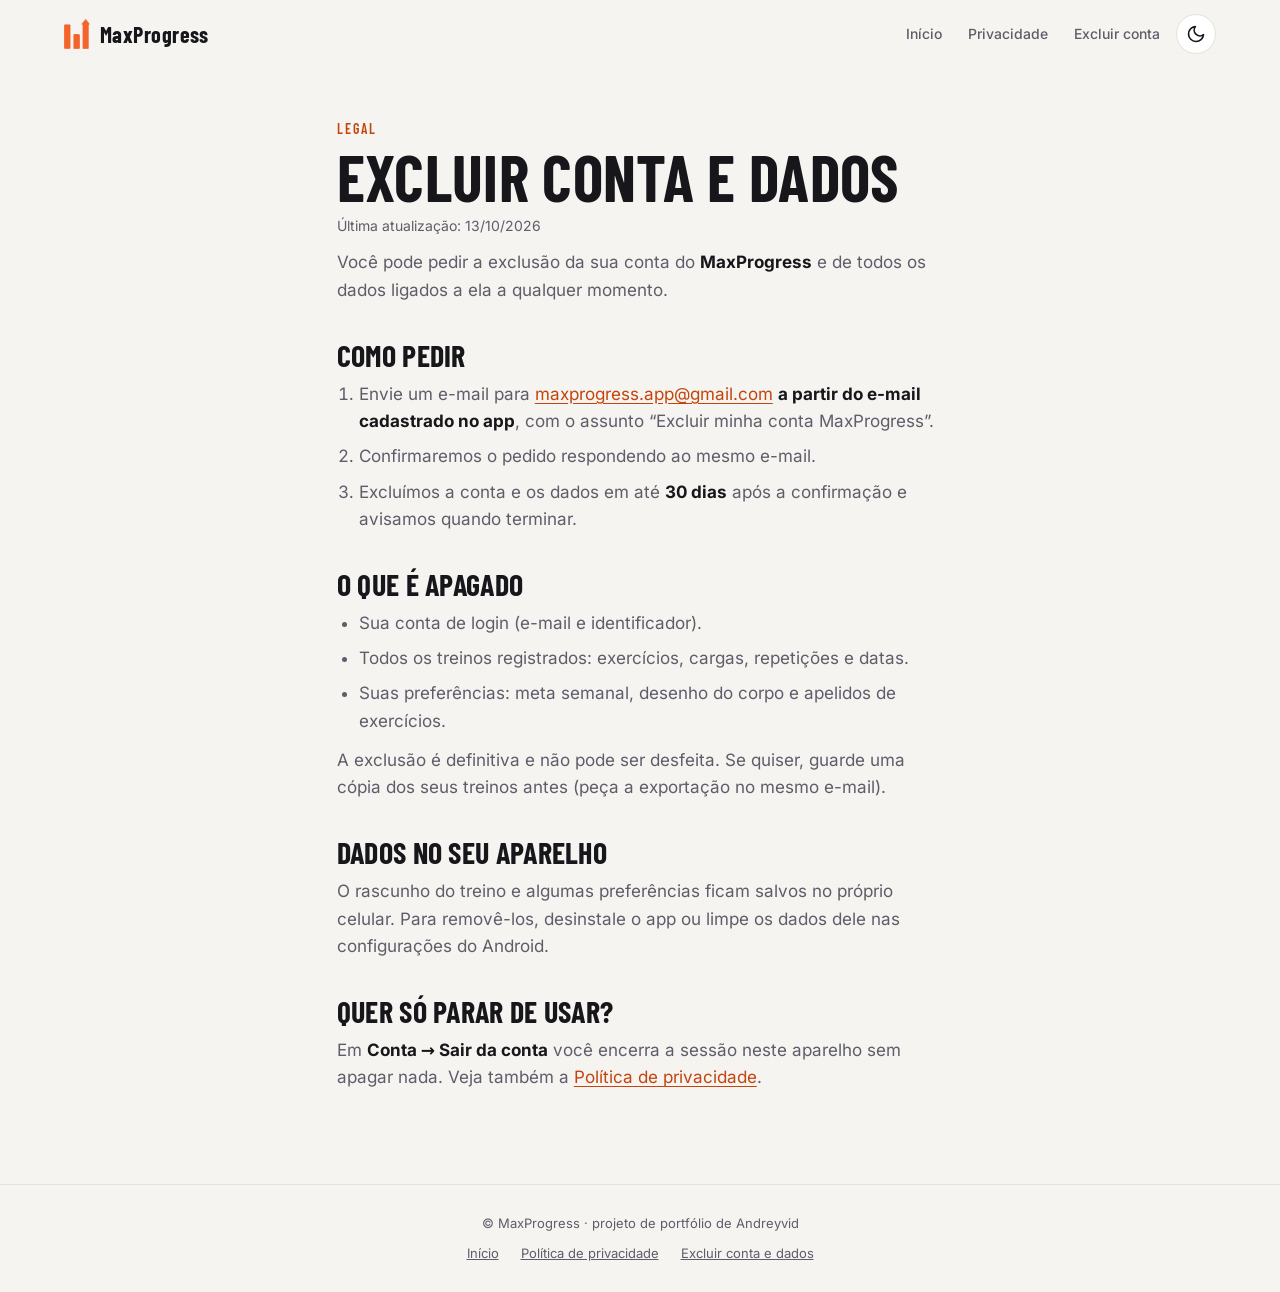
<file: excluir-conta.html>
<!doctype html>
<html lang="pt-BR">
<head>
  <meta charset="utf-8">
  <meta name="viewport" content="width=device-width, initial-scale=1">
  <title>Excluir conta e dados — MaxProgress</title>
  <meta name="description" content="Como pedir a exclusão da sua conta e dos seus dados do MaxProgress.">
  <meta name="theme-color" content="#17161B">
  <meta name="color-scheme" content="dark light">
  <link rel="canonical" href="https://maxprogress.com.br/excluir-conta.html">
  <link rel="icon" href="assets/favicon.png">
  <link rel="stylesheet" href="css/style.css">
  <script>(function(){var t=null;try{t=localStorage.getItem('mp-theme')}catch(e){}if(t!=='light'&&t!=='dark'){try{t=matchMedia('(prefers-color-scheme: light)').matches?'light':'dark'}catch(e){t='dark'}}document.documentElement.setAttribute('data-theme',t)})();</script>
</head>
<body>
  <header class="top">
    <a class="brand" href="index.html" aria-label="MaxProgress, página inicial"><img src="assets/logo.png" alt="" width="26" height="30"><span>MaxProgress</span></a>
    <nav class="nav" aria-label="Seções"><a href="index.html">Início</a><a href="privacidade.html">Privacidade</a><a href="excluir-conta.html">Excluir conta</a></nav>
    <button class="theme-btn" type="button" data-theme-toggle aria-label="Alternar entre tema escuro e claro" aria-pressed="false">
      <svg class="i-sun" viewBox="0 0 24 24" width="20" height="20" fill="none" stroke="currentColor" stroke-width="2" stroke-linecap="round" aria-hidden="true"><circle cx="12" cy="12" r="4"/><path d="M12 2v2M12 20v2M4.9 4.9l1.4 1.4M17.7 17.7l1.4 1.4M2 12h2M20 12h2M4.9 19.1l1.4-1.4M17.7 6.3l1.4-1.4"/></svg>
      <svg class="i-moon" viewBox="0 0 24 24" width="20" height="20" fill="none" stroke="currentColor" stroke-width="2" stroke-linecap="round" stroke-linejoin="round" aria-hidden="true"><path d="M21 12.8A9 9 0 1 1 11.2 3a7 7 0 0 0 9.8 9.8z"/></svg>
    </button>
  </header>
  <main class="doc">
    <span class="eyebrow">Legal</span>
    <h1 class="doc-h1">Excluir conta e dados</h1>
    <p class="doc-meta">Última atualização: 13/10/2026</p>
    <p>Você pode pedir a exclusão da sua conta do <strong>MaxProgress</strong> e de todos os dados ligados a ela a qualquer momento.</p>

    <h2>Como pedir</h2>
    <ol>
      <li>Envie um e-mail para <a href="mailto:maxprogress.app@gmail.com">maxprogress.app@gmail.com</a> <strong>a partir do e-mail cadastrado no app</strong>, com o assunto “Excluir minha conta MaxProgress”.</li>
      <li>Confirmaremos o pedido respondendo ao mesmo e-mail.</li>
      <li>Excluímos a conta e os dados em até <strong>30 dias</strong> após a confirmação e avisamos quando terminar.</li>
    </ol>

    <h2>O que é apagado</h2>
    <ul>
      <li>Sua conta de login (e-mail e identificador).</li>
      <li>Todos os treinos registrados: exercícios, cargas, repetições e datas.</li>
      <li>Suas preferências: meta semanal, desenho do corpo e apelidos de exercícios.</li>
    </ul>
    <p>A exclusão é definitiva e não pode ser desfeita. Se quiser, guarde uma cópia dos seus treinos antes (peça a exportação no mesmo e-mail).</p>

    <h2>Dados no seu aparelho</h2>
    <p>O rascunho do treino e algumas preferências ficam salvos no próprio celular. Para removê-los, desinstale o app ou limpe os dados dele nas configurações do Android.</p>

    <h2>Quer só parar de usar?</h2>
    <p>Em <strong>Conta → Sair da conta</strong> você encerra a sessão neste aparelho sem apagar nada. Veja também a <a href="privacidade.html">Política de privacidade</a>.</p>
  </main>
  <footer>
    <span>© MaxProgress · projeto de portfólio de Andreyvid</span>
    <nav class="foot-links" aria-label="Legal"><a href="index.html">Início</a><a href="privacidade.html">Política de privacidade</a><a href="excluir-conta.html">Excluir conta e dados</a></nav>
  </footer>
  <script src="js/theme.js"></script>
</body>
</html>
</file>
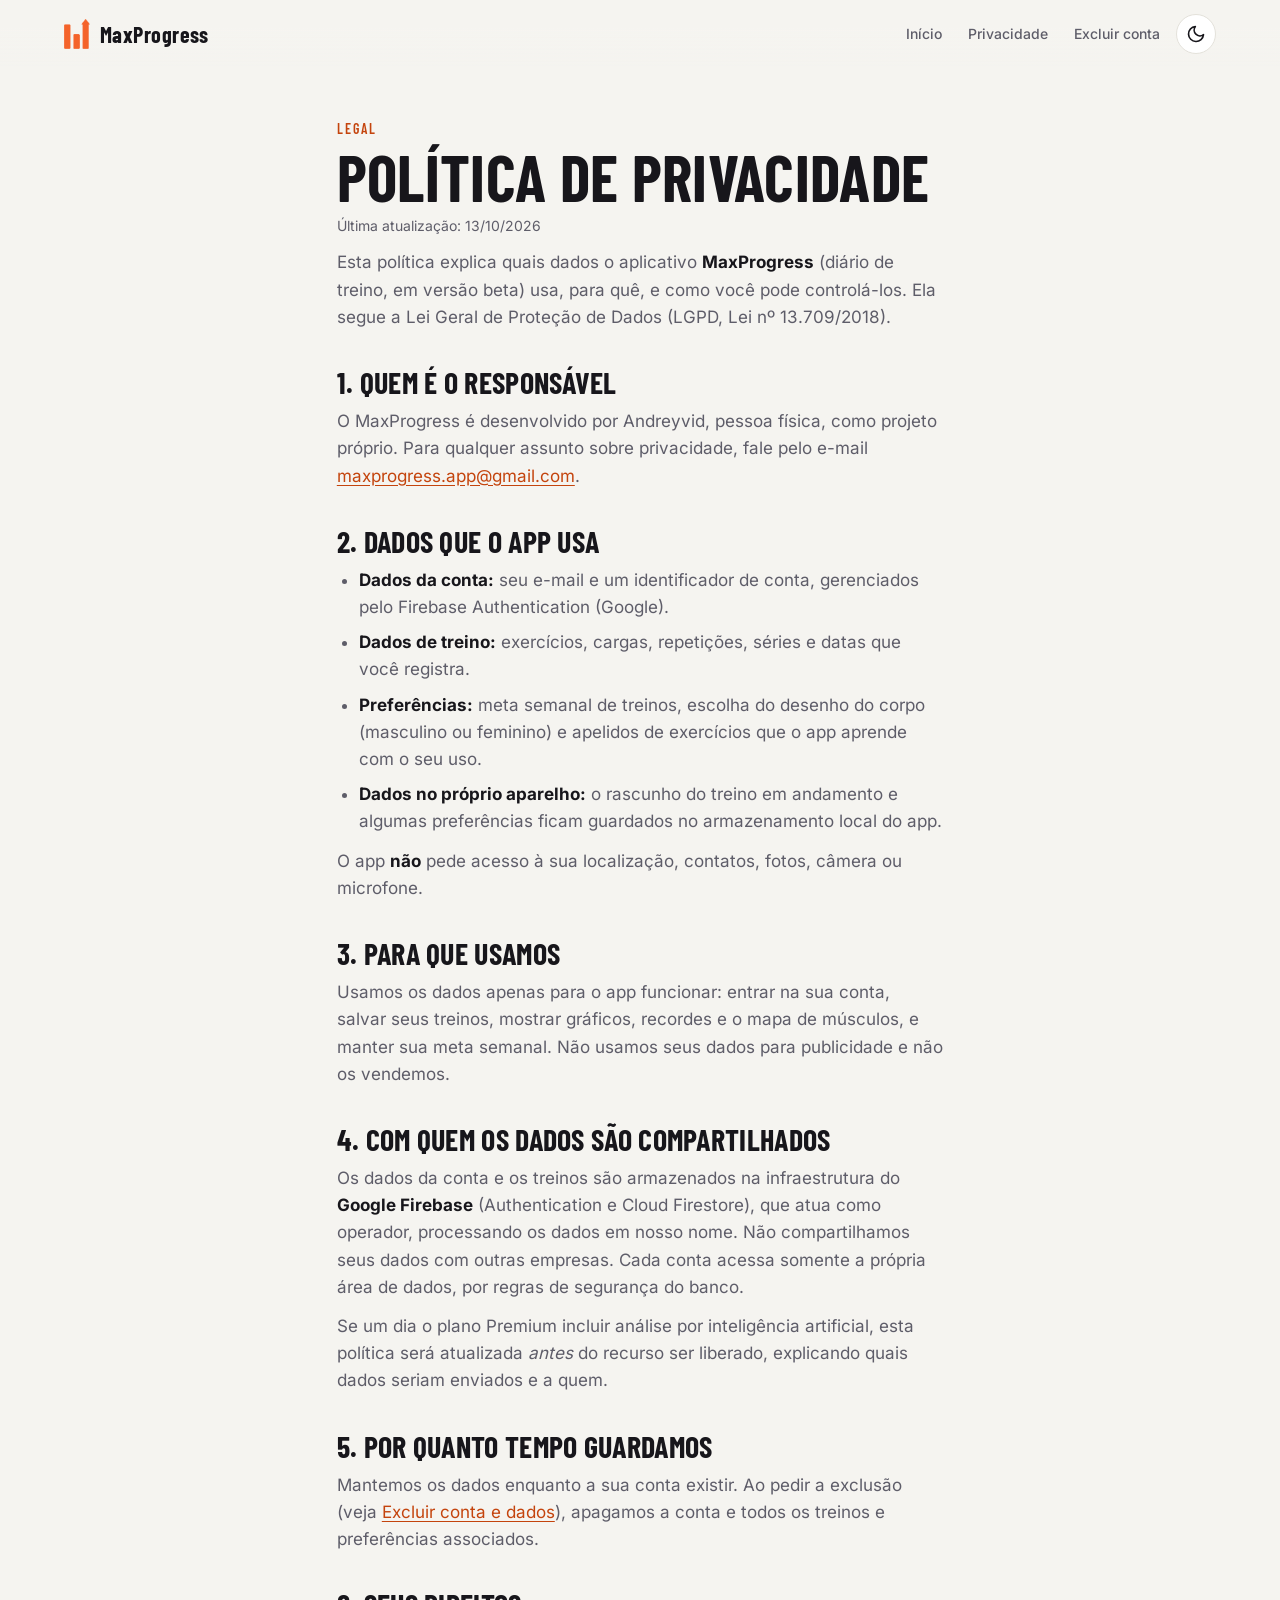
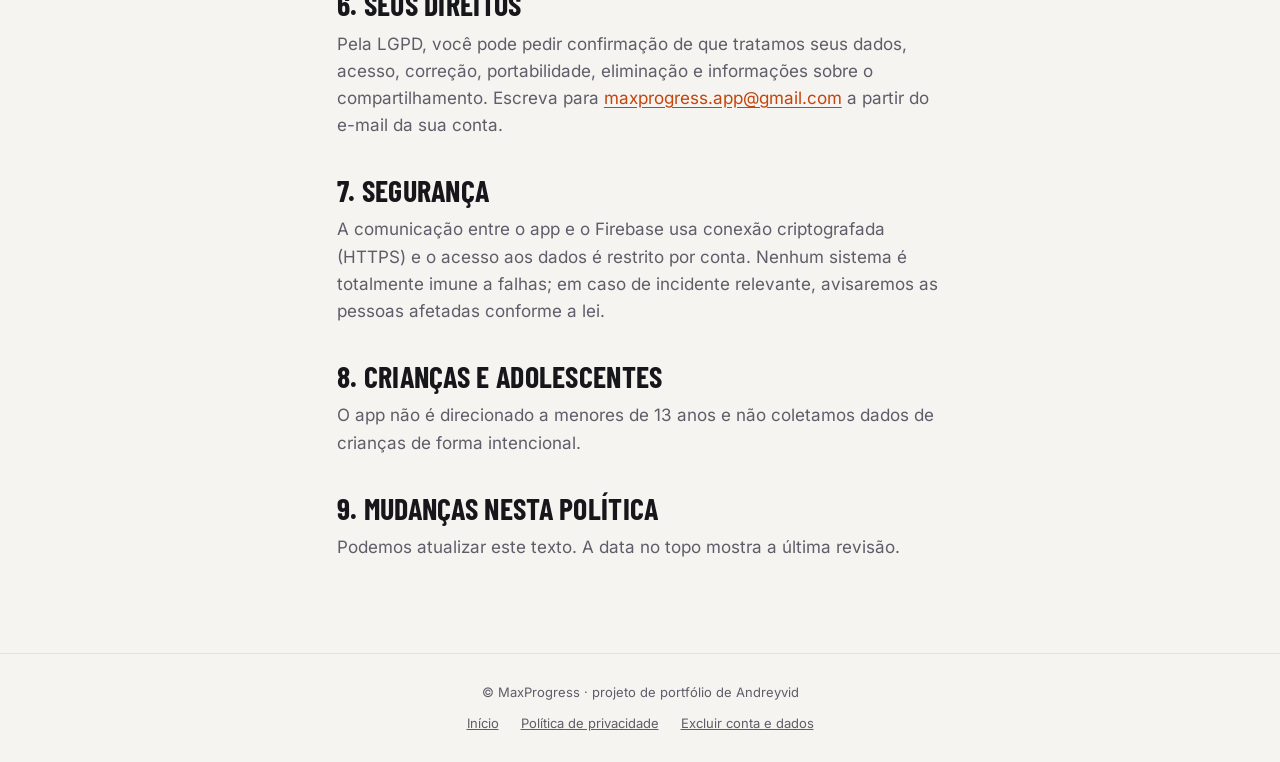
<file: privacidade.html>
<!doctype html>
<html lang="pt-BR">
<head>
  <meta charset="utf-8">
  <meta name="viewport" content="width=device-width, initial-scale=1">
  <title>Política de privacidade — MaxProgress</title>
  <meta name="description" content="Como o MaxProgress usa e protege os seus dados, conforme a LGPD.">
  <meta name="theme-color" content="#17161B">
  <meta name="color-scheme" content="dark light">
  <link rel="canonical" href="https://maxprogress.com.br/privacidade.html">
  <link rel="icon" href="assets/favicon.png">
  <link rel="stylesheet" href="css/style.css">
  <script>(function(){var t=null;try{t=localStorage.getItem('mp-theme')}catch(e){}if(t!=='light'&&t!=='dark'){try{t=matchMedia('(prefers-color-scheme: light)').matches?'light':'dark'}catch(e){t='dark'}}document.documentElement.setAttribute('data-theme',t)})();</script>
</head>
<body>
  <header class="top">
    <a class="brand" href="index.html" aria-label="MaxProgress, página inicial"><img src="assets/logo.png" alt="" width="26" height="30"><span>MaxProgress</span></a>
    <nav class="nav" aria-label="Seções"><a href="index.html">Início</a><a href="privacidade.html">Privacidade</a><a href="excluir-conta.html">Excluir conta</a></nav>
    <button class="theme-btn" type="button" data-theme-toggle aria-label="Alternar entre tema escuro e claro" aria-pressed="false">
      <svg class="i-sun" viewBox="0 0 24 24" width="20" height="20" fill="none" stroke="currentColor" stroke-width="2" stroke-linecap="round" aria-hidden="true"><circle cx="12" cy="12" r="4"/><path d="M12 2v2M12 20v2M4.9 4.9l1.4 1.4M17.7 17.7l1.4 1.4M2 12h2M20 12h2M4.9 19.1l1.4-1.4M17.7 6.3l1.4-1.4"/></svg>
      <svg class="i-moon" viewBox="0 0 24 24" width="20" height="20" fill="none" stroke="currentColor" stroke-width="2" stroke-linecap="round" stroke-linejoin="round" aria-hidden="true"><path d="M21 12.8A9 9 0 1 1 11.2 3a7 7 0 0 0 9.8 9.8z"/></svg>
    </button>
  </header>
  <main class="doc">
    <span class="eyebrow">Legal</span>
    <h1 class="doc-h1">Política de privacidade</h1>
    <p class="doc-meta">Última atualização: 13/10/2026</p>
    <p>Esta política explica quais dados o aplicativo <strong>MaxProgress</strong> (diário de treino, em versão beta) usa, para quê, e como você pode controlá-los. Ela segue a Lei Geral de Proteção de Dados (LGPD, Lei nº 13.709/2018).</p>

    <h2>1. Quem é o responsável</h2>
    <p>O MaxProgress é desenvolvido por Andreyvid, pessoa física, como projeto próprio. Para qualquer assunto sobre privacidade, fale pelo e-mail <a href="mailto:maxprogress.app@gmail.com">maxprogress.app@gmail.com</a>.</p>

    <h2>2. Dados que o app usa</h2>
    <ul>
      <li><strong>Dados da conta:</strong> seu e-mail e um identificador de conta, gerenciados pelo Firebase Authentication (Google).</li>
      <li><strong>Dados de treino:</strong> exercícios, cargas, repetições, séries e datas que você registra.</li>
      <li><strong>Preferências:</strong> meta semanal de treinos, escolha do desenho do corpo (masculino ou feminino) e apelidos de exercícios que o app aprende com o seu uso.</li>
      <li><strong>Dados no próprio aparelho:</strong> o rascunho do treino em andamento e algumas preferências ficam guardados no armazenamento local do app.</li>
    </ul>
    <p>O app <strong>não</strong> pede acesso à sua localização, contatos, fotos, câmera ou microfone.</p>

    <h2>3. Para que usamos</h2>
    <p>Usamos os dados apenas para o app funcionar: entrar na sua conta, salvar seus treinos, mostrar gráficos, recordes e o mapa de músculos, e manter sua meta semanal. Não usamos seus dados para publicidade e não os vendemos.</p>

    <h2>4. Com quem os dados são compartilhados</h2>
    <p>Os dados da conta e os treinos são armazenados na infraestrutura do <strong>Google Firebase</strong> (Authentication e Cloud Firestore), que atua como operador, processando os dados em nosso nome. Não compartilhamos seus dados com outras empresas. Cada conta acessa somente a própria área de dados, por regras de segurança do banco.</p>
    <p>Se um dia o plano Premium incluir análise por inteligência artificial, esta política será atualizada <em>antes</em> do recurso ser liberado, explicando quais dados seriam enviados e a quem.</p>

    <h2>5. Por quanto tempo guardamos</h2>
    <p>Mantemos os dados enquanto a sua conta existir. Ao pedir a exclusão (veja <a href="excluir-conta.html">Excluir conta e dados</a>), apagamos a conta e todos os treinos e preferências associados.</p>

    <h2>6. Seus direitos</h2>
    <p>Pela LGPD, você pode pedir confirmação de que tratamos seus dados, acesso, correção, portabilidade, eliminação e informações sobre o compartilhamento. Escreva para <a href="mailto:maxprogress.app@gmail.com">maxprogress.app@gmail.com</a> a partir do e-mail da sua conta.</p>

    <h2>7. Segurança</h2>
    <p>A comunicação entre o app e o Firebase usa conexão criptografada (HTTPS) e o acesso aos dados é restrito por conta. Nenhum sistema é totalmente imune a falhas; em caso de incidente relevante, avisaremos as pessoas afetadas conforme a lei.</p>

    <h2>8. Crianças e adolescentes</h2>
    <p>O app não é direcionado a menores de 13 anos e não coletamos dados de crianças de forma intencional.</p>

    <h2>9. Mudanças nesta política</h2>
    <p>Podemos atualizar este texto. A data no topo mostra a última revisão.</p>
  </main>
  <footer>
    <span>© MaxProgress · projeto de portfólio de Andreyvid</span>
    <nav class="foot-links" aria-label="Legal"><a href="index.html">Início</a><a href="privacidade.html">Política de privacidade</a><a href="excluir-conta.html">Excluir conta e dados</a></nav>
  </footer>
  <script src="js/theme.js"></script>
</body>
</html>
</file>
<file: css/style.css>
/* ===== Fontes (locais, licença OFL em assets/fonts) ===== */
@font-face{font-family:"Inter";font-weight:400;font-display:swap;src:url(../assets/fonts/inter-latin-400-normal.woff2) format("woff2")}
@font-face{font-family:"Inter";font-weight:500;font-display:swap;src:url(../assets/fonts/inter-latin-500-normal.woff2) format("woff2")}
@font-face{font-family:"Inter";font-weight:600;font-display:swap;src:url(../assets/fonts/inter-latin-600-normal.woff2) format("woff2")}
@font-face{font-family:"Inter";font-weight:700;font-display:swap;src:url(../assets/fonts/inter-latin-700-normal.woff2) format("woff2")}
@font-face{font-family:"Barlow Condensed";font-weight:600;font-display:swap;src:url(../assets/fonts/barlow-condensed-latin-600-normal.woff2) format("woff2")}
@font-face{font-family:"Barlow Condensed";font-weight:700;font-display:swap;src:url(../assets/fonts/barlow-condensed-latin-700-normal.woff2) format("woff2")}

:root{
  color-scheme:dark;
  --bg:#17161B; --card:#222128; --line:#2f2e37; --soft:#1d1c22;
  --tx:#F0F0F2; --mu:#9B9AA6; --or:#F4632A; --or-ink:#F4632A; --on-or:#17161B;
  --shadow:0 24px 60px rgba(0,0,0,.5);
  --body:#2a2a31;
  --ratio:2.1641;               /* altura / largura do print (844/390) */
  --ph:min(78vh,760px);         /* altura do celular em 3D */
  --pw:calc(var(--ph) / var(--ratio));
  --gap:3.2vw;
}
:root[data-theme="light"]{
  color-scheme:light;
  --bg:#F5F4F0; --card:#FFFFFF; --line:#E3E1DA; --soft:#ECEAE4;
  --tx:#17161B; --mu:#5E5D69; --or-ink:#C4440D; --on-or:#FFFFFF;
  --shadow:0 24px 50px rgba(40,30,20,.18);
}
*{box-sizing:border-box;margin:0;padding:0}
html{scroll-behavior:auto;background:var(--bg)}
body{background:var(--bg);color:var(--tx);font:400 17px/1.6 "Inter",system-ui,sans-serif;-webkit-font-smoothing:antialiased;overflow-x:hidden}
img{display:block;max-width:100%}
.skip{position:absolute;left:-999px;top:8px;background:var(--or);color:#111;padding:8px 14px;border-radius:8px;z-index:100}
.skip:focus{left:8px}

/* ===== Topo ===== */
.top{position:fixed;inset:0 0 auto 0;z-index:50;display:flex;justify-content:space-between;gap:16px;align-items:center;padding:14px 5vw;background:linear-gradient(var(--bg) 40%,transparent)}
.brand{display:flex;align-items:center;gap:10px;color:var(--tx);text-decoration:none;font:700 22px "Barlow Condensed",sans-serif;letter-spacing:.02em}
.badge{display:inline-block;font-size:12px;font-weight:600;color:var(--or-ink);border:1px solid color-mix(in srgb,var(--or) 50%,transparent);padding:4px 12px;border-radius:99px}

/* ===== Hero ===== */
.hero{min-height:88vh;display:flex;flex-direction:column;align-items:center;justify-content:center;text-align:center;padding:110px 6vw 60px}
.hero-logo{width:84px;height:auto;margin-bottom:18px}
h1{font:700 clamp(46px,8vw,92px)/.98 "Barlow Condensed",sans-serif;letter-spacing:.005em;text-transform:uppercase}
h1 em{font-style:normal;color:var(--or-ink)}
.lead{max-width:540px;margin-top:22px;color:var(--mu)}
.scroll-hint{margin-top:44px;font-size:14px;color:var(--mu)}
.scroll-hint span{display:inline-block;color:var(--or)}

/* ===== Vitrine — versão SIMPLES (padrão: mobile, sem JS, movimento reduzido) ===== */
#showcase{padding:30px 6vw 20px}
.phone-wrap,.dots{display:none}
.proto-note{text-align:center;font-size:13px;color:var(--mu);margin-top:10px}
.steps{list-style:none;max-width:1000px;margin:0 auto;display:grid;gap:70px}
.step{display:grid;gap:26px;align-items:center;justify-items:center;text-align:center}
.step-inner{max-width:440px}
.step-n{display:block;font:600 14px "Barlow Condensed",sans-serif;letter-spacing:.14em;text-transform:uppercase;color:var(--or-ink);margin-bottom:6px}
h2{font:700 clamp(30px,4.4vw,48px)/1.04 "Barlow Condensed",sans-serif;text-transform:uppercase;letter-spacing:.01em;margin-bottom:12px}
.step-inner p{color:var(--mu)}
.phone-flat{width:min(250px,64vw);padding:9px;border-radius:38px;background:var(--body);border:1px solid #3a3943;box-shadow:var(--shadow)}
.phone-flat img{width:100%;height:auto;border-radius:30px}
@media (min-width:760px){
  .step{grid-template-columns:1fr 1fr;text-align:left;justify-items:stretch}
  .step-inner{justify-self:end}
  .step-shot{justify-self:start}
  .step--right .step-inner{order:2;justify-self:start}
  .step--right .step-shot{order:1;justify-self:end}
}

footer{padding:28px 6vw;text-align:center;font-size:13px;color:var(--mu);border-top:1px solid var(--line)}

/* ===== Vitrine — modo 3D (classe is-3d, só em desktop com JS e sem movimento reduzido) ===== */
.is-3d #showcase{height:100vh;padding:0;overflow:hidden;position:relative}
.is-3d .stage{position:relative;height:100vh;width:100%;--off:0px}
.is-3d .phone-wrap{display:block;position:absolute;left:50%;top:50%;width:var(--pw);height:var(--ph);margin:calc(var(--ph) / -2) 0 0 calc(var(--pw) / -2);z-index:2;pointer-events:none}
.is-3d .phone-shadow{position:absolute;left:8%;right:8%;bottom:-5%;height:7%;border-radius:50%;background:rgba(0,0,0,.7);filter:blur(24px)}
:root[data-theme="light"] .phone-shadow{background:rgba(40,30,20,.35)}
.is-3d .phone-persp{width:100%;height:100%;perspective:1700px}
.phone{position:relative;width:100%;height:100%;transform-style:preserve-3d;--depth:calc(var(--pw) * .075);--r:calc(var(--pw) * .13)}
.slab{position:absolute;inset:0;border-radius:var(--r);background:#33323b;border:1px solid #484753;transform:translateZ(calc((var(--i) / 7 - .5) * var(--depth)))}
.face{position:absolute;inset:0;border-radius:var(--r);background:var(--body);backface-visibility:hidden;-webkit-backface-visibility:hidden;border:1px solid #4b4a55}
.face.front{transform:translateZ(calc(var(--depth) / 2));padding:calc(var(--pw) * .032)}
.face.back{transform:rotateY(180deg) translateZ(calc(var(--depth) / 2));display:flex;align-items:center;justify-content:center;background:linear-gradient(160deg,#2f2e37,#1f1e25)}
.face.back img{width:28%;height:auto;opacity:.9}
.screen{position:relative;width:100%;height:100%;border-radius:calc(var(--r) * .78);overflow:hidden;background:#121212}
.screen .shot{position:absolute;inset:0;opacity:0}
.screen .shot:first-child{opacity:1}
.screen .shot img{position:absolute;inset:0;width:100%;height:100%;object-fit:cover}
.cam{position:absolute;top:2.6%;left:50%;width:3.4%;aspect-ratio:1;margin-left:-1.7%;border-radius:50%;background:#050507;box-shadow:0 0 0 2px #15141a}

.is-3d .steps{position:absolute;inset:0;display:block;max-width:none;margin:0;z-index:3;pointer-events:none}
.is-3d .step{position:absolute;top:0;bottom:0;display:flex;align-items:center;text-align:left;opacity:0}
.is-3d .step:first-child{opacity:1}
.is-3d .step-shot{display:none}
.is-3d .step-inner{max-width:440px;width:100%}
.is-3d .step--left{left:5vw;right:calc(50% - var(--off) + var(--pw) / 2 + var(--gap));justify-content:flex-end}
.is-3d .step--right{right:5vw;left:calc(50% - var(--off) + var(--pw) / 2 + var(--gap));justify-content:flex-start}
.is-3d h2{font-size:clamp(34px,4.2vw,58px)}
.is-3d .step-inner p{font-size:clamp(16px,1.3vw,19px)}

.is-3d .dots{display:flex;gap:10px;position:absolute;left:50%;bottom:4vh;transform:translateX(-50%);z-index:4}
.dot{width:8px;height:8px;border-radius:99px;background:#44434e;transition:width .25s,background .25s}
.dot.is-on{width:26px;background:var(--or)}
.is-3d .proto-note{position:absolute;right:5vw;bottom:3.6vh;margin:0;z-index:4}

@media (prefers-reduced-motion:reduce){.dot{transition:none}}

/* ===== Tema: botão e navegação ===== */
.nav{display:none;gap:26px;margin-left:auto;font-size:14px;font-weight:500}
.nav a{color:var(--mu);text-decoration:none;transition:color .2s}
.nav a:hover,.nav a:focus-visible{color:var(--tx)}
@media (min-width:860px){.nav{display:flex}}
.theme-btn{margin-left:auto;display:inline-grid;place-items:center;width:40px;height:40px;border-radius:50%;border:1px solid var(--line);background:var(--card);color:var(--tx);cursor:pointer}
.nav + .theme-btn{margin-left:0}
.theme-btn:hover{border-color:var(--or)}
.i-sun{display:none}
:root[data-theme="dark"] .i-sun{display:block}
:root[data-theme="dark"] .i-moon{display:none}
:root[data-theme="light"] .i-moon{display:block}
:root[data-theme="light"] .i-sun{display:none}
:focus-visible{outline:2px solid var(--or);outline-offset:3px;border-radius:6px}
body,.card,.theme-btn,.phone-flat,.stats li{transition:background-color .3s,color .3s,border-color .3s}

/* ===== Hero extras ===== */
.hero .badge{margin-bottom:22px}
.chips{display:flex;flex-wrap:wrap;justify-content:center;gap:10px;margin-top:26px}
.chips span{font-size:14px;color:var(--tx);background:var(--card);border:1px solid var(--line);padding:6px 14px;border-radius:99px}

/* ===== Seções ===== */
.sec{max-width:1120px;margin:0 auto;padding:96px 6vw}
.sec--narrow{max-width:760px}
.sec-head{max-width:640px;margin-bottom:44px}
.sec-head p,.split p{color:var(--mu);margin-top:10px}
.eyebrow{display:block;font:600 14px "Barlow Condensed",sans-serif;letter-spacing:.14em;text-transform:uppercase;color:var(--or-ink);margin-bottom:8px}
.sec h2{margin-bottom:6px}

.stats{list-style:none;display:grid;grid-template-columns:repeat(auto-fit,minmax(200px,1fr));gap:16px}
.stats li{background:var(--card);border:1px solid var(--line);border-radius:22px;padding:24px}
.stats b{display:block;font:700 56px/1 "Barlow Condensed",sans-serif;color:var(--or-ink)}
.stats span{display:block;margin-top:8px;color:var(--mu);font-size:15px;line-height:1.4}

.cards{display:grid;grid-template-columns:repeat(auto-fit,minmax(250px,1fr));gap:16px}
.card{background:var(--card);border:1px solid var(--line);border-radius:22px;padding:26px}
.card h3,.how h3,.road h3{font:700 24px/1.1 "Barlow Condensed",sans-serif;text-transform:uppercase;letter-spacing:.01em;margin:14px 0 8px}
.card p,.how p,.road p{color:var(--mu);font-size:15.5px;line-height:1.55}
.ico{display:grid;place-items:center;width:44px;height:44px;border-radius:14px;background:color-mix(in srgb,var(--or) 14%,transparent);color:var(--or-ink)}
.ico svg{width:22px;height:22px;fill:none;stroke:currentColor;stroke-width:2;stroke-linecap:round;stroke-linejoin:round}

.split{display:grid;gap:48px;align-items:center}
@media (min-width:900px){.split{grid-template-columns:1fr 1fr}}
.duo{display:flex;gap:22px;justify-content:center;align-items:flex-start}
.duo figure{text-align:center}
.duo .phone-flat{width:min(220px,40vw)}
.duo figcaption{margin-top:12px;font-size:14px;color:var(--mu)}
.duo figcaption em{font-style:normal;color:var(--or-ink)}
.btn{display:inline-block;margin-top:16px;padding:13px 24px;border-radius:99px;border:1.5px solid var(--or);background:transparent;color:var(--or-ink);font:600 15px "Inter",sans-serif;text-decoration:none;cursor:pointer}
.btn:hover{background:color-mix(in srgb,var(--or) 12%,transparent)}
.btn--solid{background:var(--or);color:#17161B;border-color:var(--or)}
.btn--solid:hover{background:var(--or);filter:brightness(1.08)}
.btn-light{display:none}
:root[data-theme="light"] .btn-dark{display:none}
:root[data-theme="light"] .btn-light{display:inline}

.how{list-style:none;display:grid;grid-template-columns:repeat(auto-fit,minmax(240px,1fr));gap:28px;counter-reset:s}
.how li{border-top:2px solid var(--or);padding-top:18px}
.how b{font:700 15px "Barlow Condensed",sans-serif;letter-spacing:.14em;color:var(--or-ink)}
.how b::before{content:"PASSO "}

.road{list-style:none;display:grid;grid-template-columns:repeat(auto-fit,minmax(260px,1fr));gap:16px}
.road li{background:var(--card);border:1px solid var(--line);border-radius:22px;padding:24px}
.road h3{margin-top:12px}
.tag{display:inline-block;font-size:12px;font-weight:600;padding:3px 11px;border-radius:99px;background:var(--soft);color:var(--mu)}
.tag--now{background:var(--or);color:#17161B}

.tech{list-style:none;display:flex;flex-wrap:wrap;gap:10px}
.tech li{padding:9px 18px;border-radius:99px;background:var(--card);border:1px solid var(--line);font-size:15px;font-weight:500}

.faq details{border-bottom:1px solid var(--line);padding:18px 0}
.faq summary{cursor:pointer;font-weight:600;list-style:none;display:flex;justify-content:space-between;gap:16px}
.faq summary::-webkit-details-marker{display:none}
.faq summary::after{content:"+";color:var(--or-ink);font-size:22px;line-height:1}
.faq details[open] summary::after{content:"–"}
.faq details p{margin-top:10px;color:var(--mu)}

.end{max-width:620px;margin:0 auto;padding:90px 6vw 110px;text-align:center}
.end img{margin:0 auto 18px}
.end p{color:var(--mu);margin:8px 0 8px}
footer{background:var(--bg)}
@media (prefers-reduced-motion:reduce){body,.card,.theme-btn,.phone-flat,.stats li,.nav a{transition:none}}

/* ===== Bastidores ===== */
.diagram{margin:0 0 56px}
.diagram-svg{display:none;width:100%;height:auto;background:var(--card);border:1px solid var(--line);border-radius:22px;padding:14px}
.diagram-svg text{font:500 14px "Inter",sans-serif}
.d-box{fill:var(--bg);stroke:var(--line);stroke-width:1.5}
.d-hl{stroke:var(--or)}
.d-t{fill:var(--tx);font-weight:600}
.d-mu{fill:var(--mu)}
.d-mono{font-family:ui-monospace,Menlo,Consolas,monospace!important;font-size:13px!important}
.d-lane text{fill:var(--or-ink);font:600 12px "Inter",sans-serif;letter-spacing:.16em}
.d-line{fill:none;stroke:var(--mu);stroke-width:1.6}
.d-sep{stroke:var(--line);stroke-dasharray:4 6}
.d-arrow{fill:var(--mu)}
.diagram-list{padding-left:20px;color:var(--mu);display:grid;gap:8px}
.diagram-list b{color:var(--tx)}
code{font:13.5px ui-monospace,Menlo,Consolas,monospace;background:var(--soft);padding:1px 6px;border-radius:6px}
@media (min-width:760px){.diagram-svg{display:block}.diagram-list{display:none}}
.more{margin:-6px 0 22px}
.more a{color:var(--or-ink);font:600 16px "Inter",sans-serif;text-decoration:none;border-bottom:1.5px solid var(--or);padding-bottom:2px}
.more a:hover{border-bottom-color:var(--or-ink)}
.sub{font:700 clamp(26px,3.4vw,38px)/1.05 "Barlow Condensed",sans-serif;text-transform:uppercase;margin:0 0 20px}
.cards--2{grid-template-columns:repeat(auto-fit,minmax(300px,1fr))}
.cards--2 .card h3{margin-top:0}
.cards--2 .card p+p{margin-top:10px}
.cards--2 .card b{color:var(--tx)}
.author p{color:var(--mu);margin-top:12px}
.author .btn{margin-top:22px}
.foot-links{display:flex;gap:22px;justify-content:center;flex-wrap:wrap;margin-top:10px}
.foot-links a{color:var(--mu)}
.foot-links a:hover{color:var(--tx)}

/* ===== Páginas de texto (privacidade, exclusão) ===== */
.doc{max-width:760px;margin:0 auto;padding:120px 6vw 80px}
.doc-h1{font:700 clamp(40px,7vw,64px)/1 "Barlow Condensed",sans-serif;text-transform:uppercase;margin-bottom:6px}
.doc-meta{color:var(--mu);font-size:14px;margin-bottom:28px}
.doc h3{font-size:19px;margin:22px 0 6px}
.doc h2{font-size:clamp(24px,3vw,30px);margin:36px 0 10px}
.doc p,.doc li{color:var(--mu)}
.doc p{margin-bottom:12px}
.doc strong{color:var(--tx)}
.doc ul,.doc ol{padding-left:22px;display:grid;gap:8px;margin-bottom:12px}
.doc a{color:var(--or-ink);text-underline-offset:3px}

.motion-note{max-width:640px;margin:0 auto 28px;text-align:center;font-size:14px;color:var(--mu);background:var(--card);border:1px solid var(--line);border-radius:16px;padding:12px 16px}
.motion-note button{display:inline;margin-left:4px;background:none;border:0;color:var(--or-ink);font:600 14px "Inter",sans-serif;text-decoration:underline;text-underline-offset:3px;cursor:pointer}
.is-3d .motion-note{display:none}
html[data-motion="on"].is-3d .motion-note{display:block;position:absolute;left:5vw;bottom:2.6vh;z-index:6;margin:0;max-width:360px;text-align:left;font-size:12.5px;padding:8px 12px}

/* ===== Imagens por tema (cada tela tem versão escura e clara) ===== */
.t-light{display:none}
:root[data-theme="light"] .t-dark{display:none}
:root[data-theme="light"] .t-light{display:block}

/* ===== Comparador escuro × claro ===== */
.cmp{display:grid;justify-items:center;gap:16px}
.cmp-phone{width:min(300px,74vw)}
.cmp-view{position:relative;aspect-ratio:780/1688;border-radius:30px;overflow:hidden;background:#121212;--pos:50%;user-select:none;-webkit-user-select:none}
.phone-flat .cmp-view img{position:absolute;inset:0;width:100%;height:100%;border-radius:0;object-fit:cover;pointer-events:none}
.cmp-light{clip-path:inset(0 0 0 var(--pos))}
.cmp-line{position:absolute;top:0;bottom:0;left:var(--pos);width:2px;margin-left:-1px;background:var(--or);pointer-events:none}
.cmp-line i{position:absolute;top:50%;left:50%;width:44px;height:44px;margin:-22px 0 0 -22px;border-radius:50%;background:var(--or);box-shadow:0 4px 18px rgba(0,0,0,.35)}
.cmp-line i::before,.cmp-line i::after{content:"";position:absolute;top:50%;width:0;height:0;margin-top:-6px;border:6px solid transparent}
.cmp-line i::before{left:7px;border-right-color:#17161B;border-left-width:0}
.cmp-line i::after{right:7px;border-left-color:#17161B;border-right-width:0}
.cmp-tag{position:absolute;top:14px;padding:3px 11px;border-radius:99px;font:600 12px "Inter",sans-serif;pointer-events:none;background:rgba(23,22,27,.82);color:#F0F0F2}
.cmp-tag--d{left:12px}
.cmp-tag--l{right:12px;background:rgba(255,255,255,.9);color:#17161B}
.cmp-input{position:absolute;inset:0;width:100%;height:100%;margin:0;opacity:0;cursor:ew-resize;touch-action:pan-y;-webkit-appearance:none;appearance:none}
.cmp-view:has(.cmp-input:focus-visible){outline:3px solid var(--or);outline-offset:-3px}
html:not(.js) .cmp-input,html:not(.js) .cmp-tabs,html:not(.js) .cmp-hint{display:none}
.cmp-tabs{display:flex;flex-wrap:wrap;justify-content:center;gap:8px}
.cmp-tabs button{padding:7px 14px;border-radius:99px;border:1px solid var(--line);background:var(--card);color:var(--mu);font:500 14px "Inter",sans-serif;cursor:pointer}
.cmp-tabs button.is-on{background:var(--or);border-color:var(--or);color:#17161B;font-weight:600}
.cmp-hint{font-size:13.5px;color:var(--mu);margin:0!important}

/* ===== Vitrine — modo celular (classe is-m: tela estreita com JS e movimento permitido) =====
   O celular 3D fica fixo no alto, centralizado, e o texto de cada passo troca embaixo. */
.is-m{--ph:min(52vh,112vw);--ph:min(52svh,112vw);--hd:72px}
.is-m #showcase{height:100vh;height:100svh;padding:0;overflow:hidden;position:relative}
.is-m .stage{position:relative;height:100%;width:100%}
.is-m .phone-wrap{display:block;position:absolute;left:50%;top:calc(var(--hd) + 1.5vh);width:var(--pw);height:var(--ph);margin-left:calc(var(--pw) / -2);z-index:2;pointer-events:none}
.is-m .phone-shadow{position:absolute;left:8%;right:8%;bottom:-4%;height:6%;border-radius:50%;background:rgba(0,0,0,.7);filter:blur(18px)}
.is-m .phone-persp{width:100%;height:100%;perspective:1100px}
.is-m .steps{position:absolute;inset:0;display:block;max-width:none;margin:0;z-index:3;pointer-events:none}
.is-m .step{position:absolute;left:7vw;right:7vw;top:calc(var(--hd) + var(--ph) + 4.5vh);display:block;text-align:center;opacity:0}
.is-m .step:first-child{opacity:1}
.is-m .step-shot{display:none}
.is-m .step-inner{max-width:520px;margin:0 auto}
.is-m .step h2{font-size:clamp(28px,8.4vw,42px)}
.is-m .step-inner p{font-size:clamp(15px,4vw,17.5px);line-height:1.5}
.is-m .dots{display:flex;flex-direction:column;gap:9px;position:absolute;right:12px;left:auto;top:calc(var(--hd) + 1.5vh + var(--ph) / 2);bottom:auto;transform:translateY(-50%);z-index:4}
.is-m .dot{width:8px;height:8px}
.is-m .dot.is-on{width:8px;height:26px}
.m-hint{display:none}
.is-m .m-hint{display:flex;flex-direction:column;align-items:center;gap:6px;position:absolute;left:0;right:0;bottom:3.2vh;margin:0;z-index:5;font:600 13px "Barlow Condensed",sans-serif;letter-spacing:.14em;text-transform:uppercase;color:var(--or-ink);pointer-events:none}
.is-m .m-hint i{width:10px;height:10px;border-right:2px solid currentColor;border-bottom:2px solid currentColor;transform:rotate(45deg);animation:hint-bob 1.3s ease-in-out infinite}
@keyframes hint-bob{0%,100%{transform:translateY(-3px) rotate(45deg);opacity:.5}50%{transform:translateY(4px) rotate(45deg);opacity:1}}
.is-m .proto-note{display:none}
.is-m .motion-note{display:none}
html[data-motion="on"].is-m .motion-note{display:block;position:absolute;left:5vw;right:5vw;bottom:.8vh;z-index:6;margin:0;max-width:none;text-align:center;font-size:11.5px;padding:5px 10px}

/* ===== Toque e foco: sem borda azul do navegador; foco por teclado continua visível ===== */
a,button,.cmp-view,.cmp-input,.phone-flat,.theme-btn{-webkit-tap-highlight-color:transparent}
button:focus:not(:focus-visible),a:focus:not(:focus-visible),.cmp-input:focus:not(:focus-visible){outline:none}
.cmp-view,.cmp-view *,.phone-wrap,.phone-flat img{-webkit-user-select:none;user-select:none;-webkit-touch-callout:none}
.cmp-view img,.phone-flat img,.phone-wrap img{-webkit-user-drag:none;user-drag:none}
</file>
